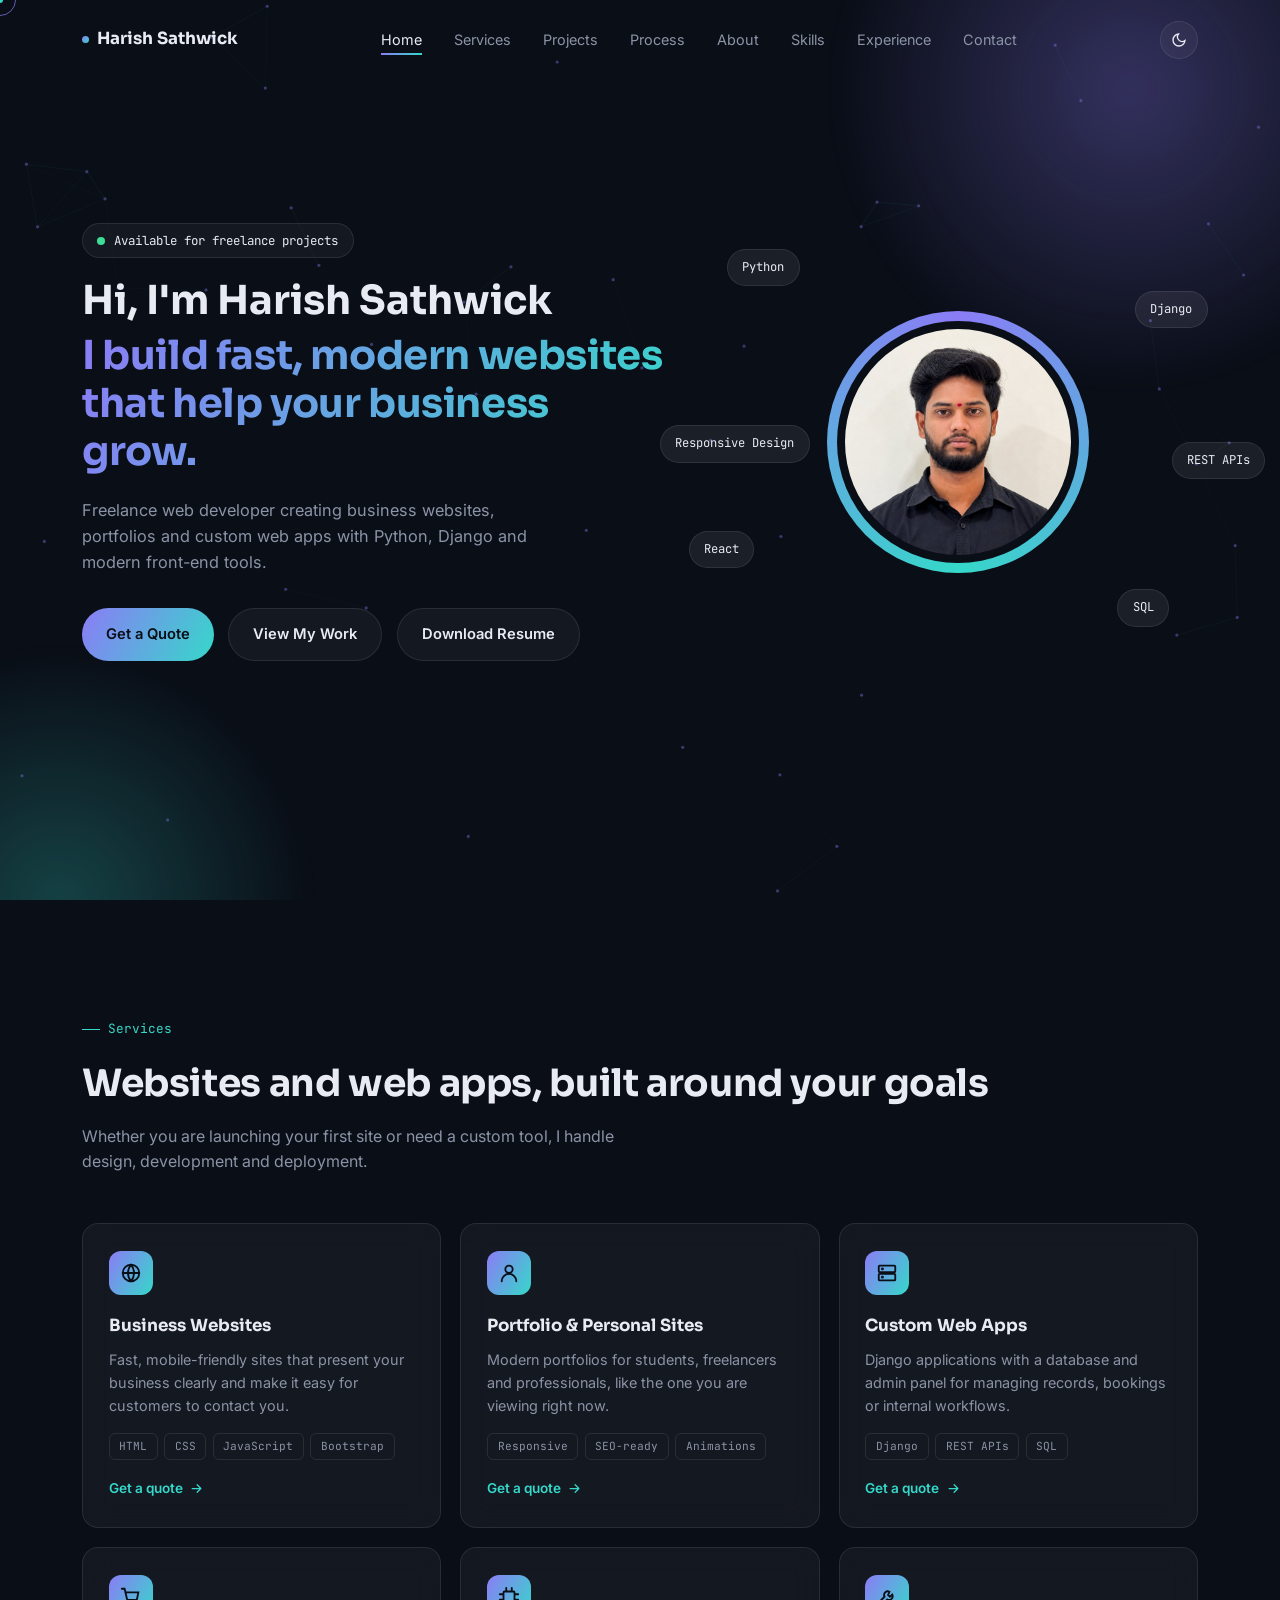
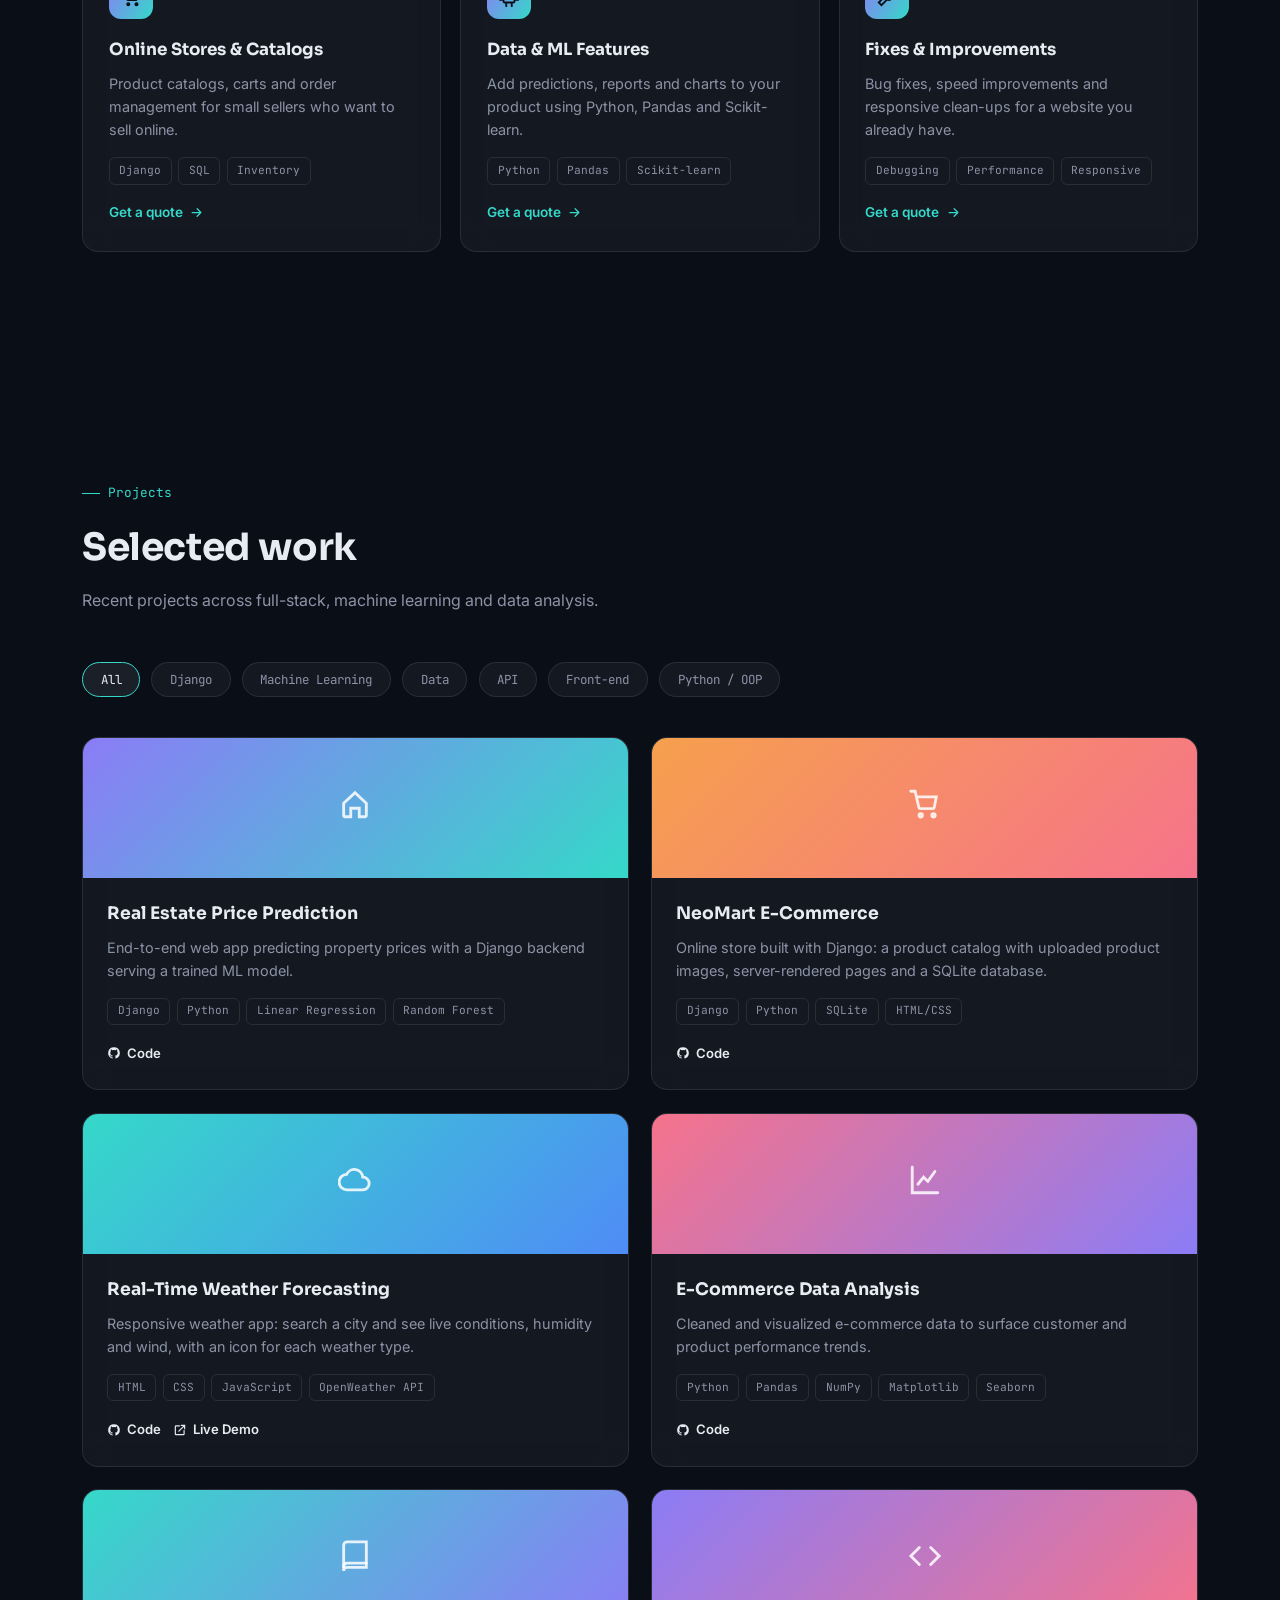
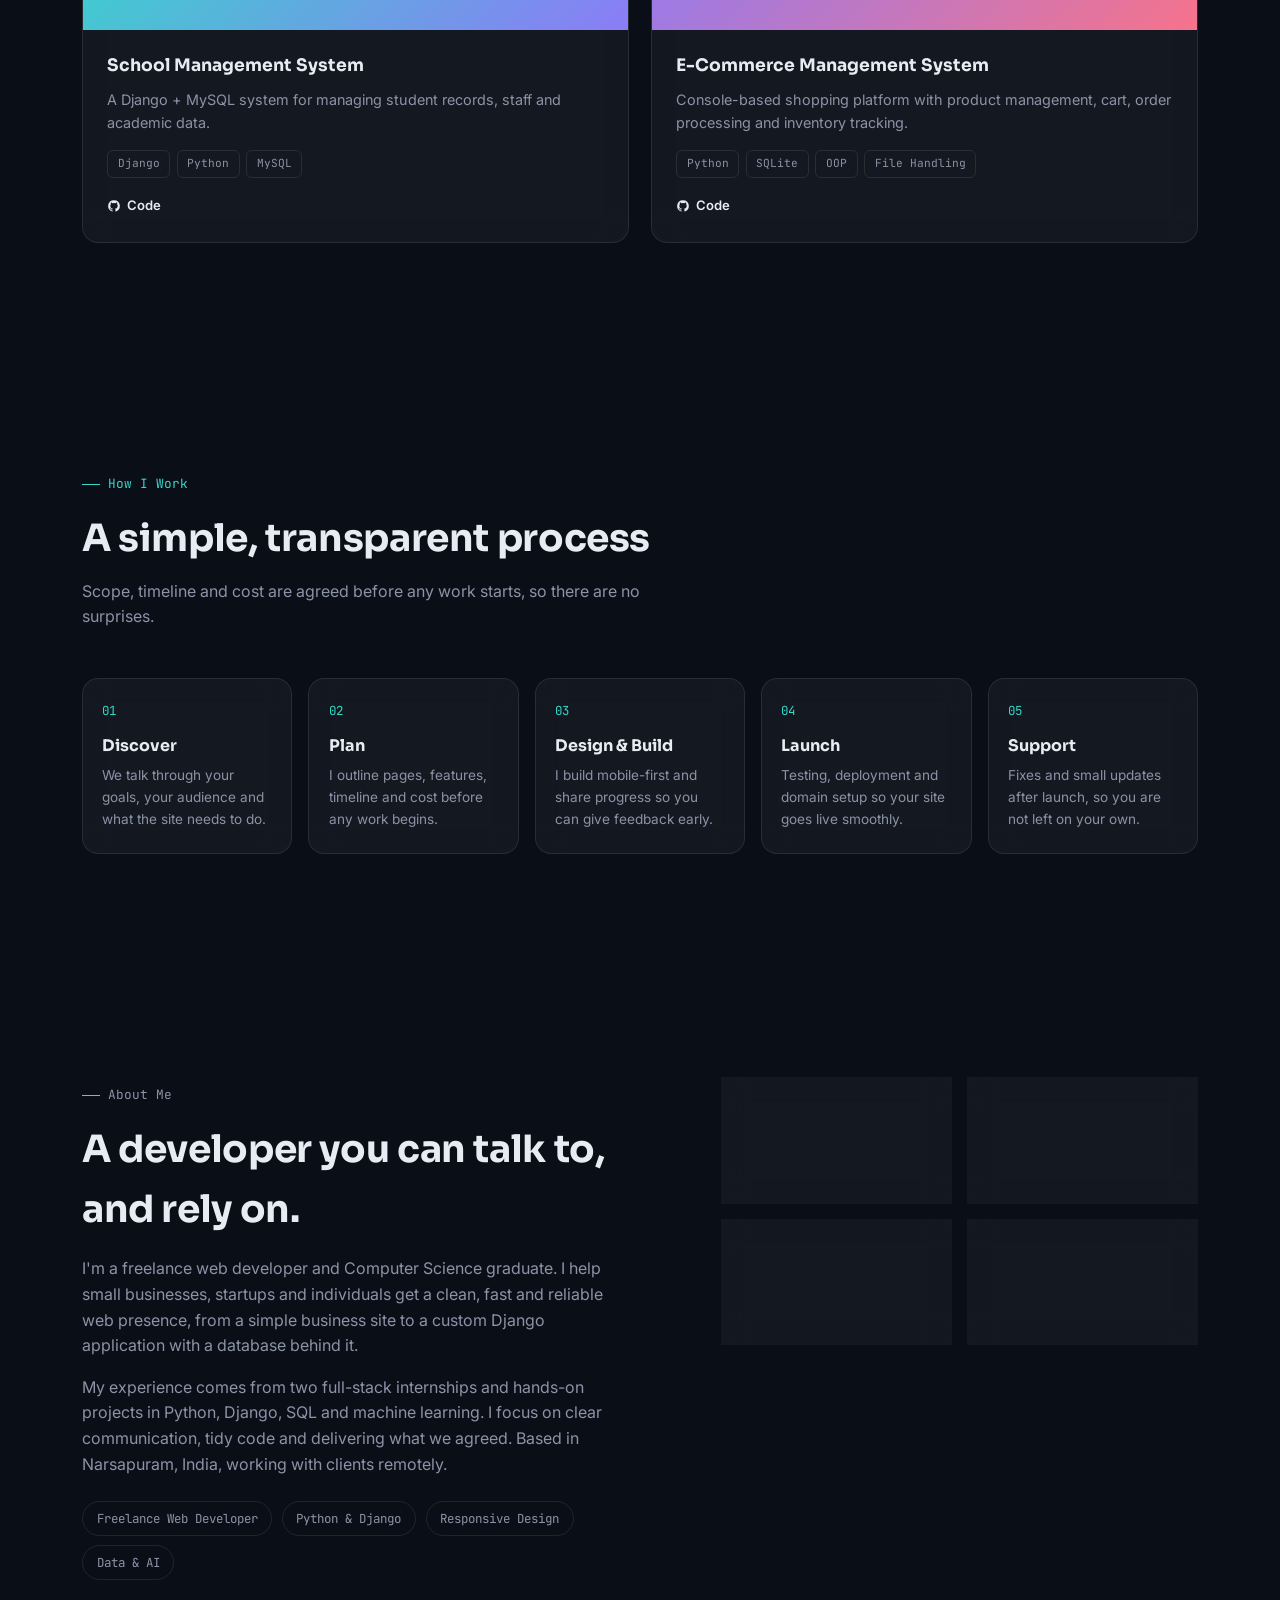
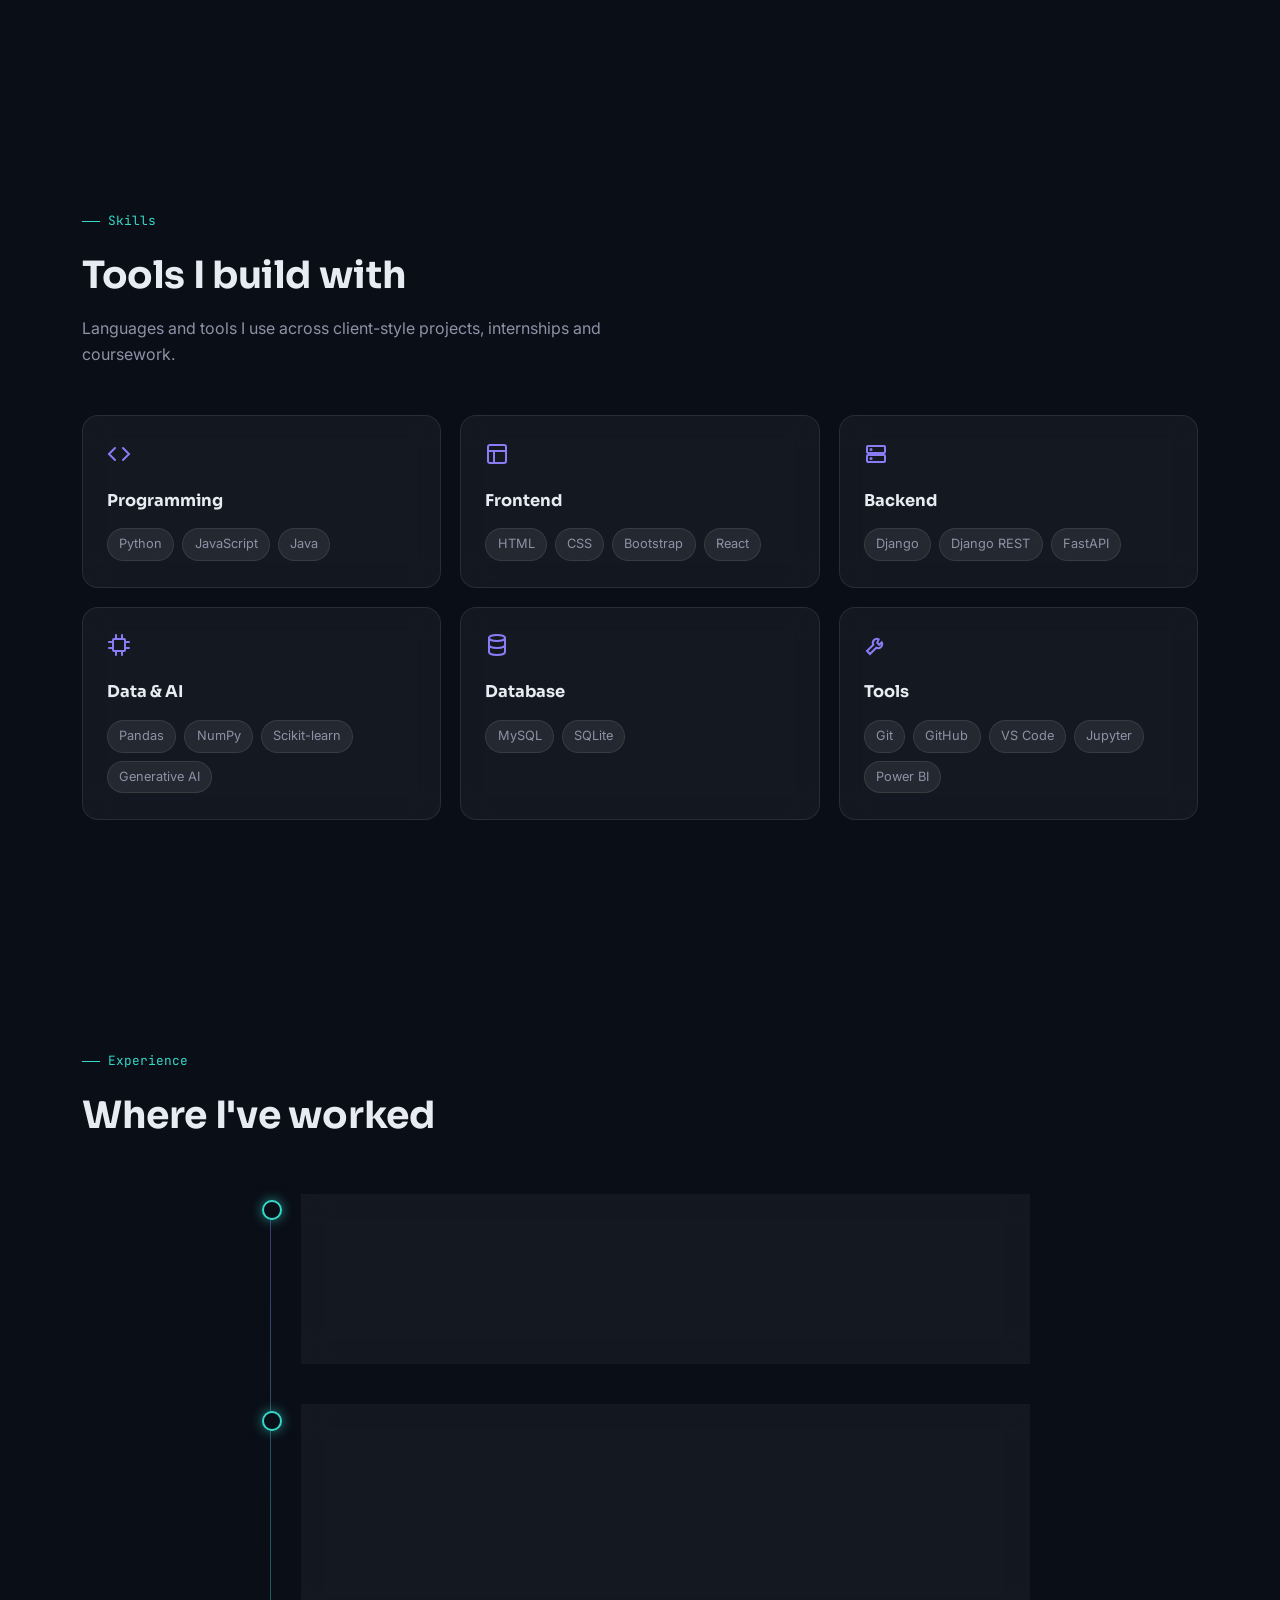
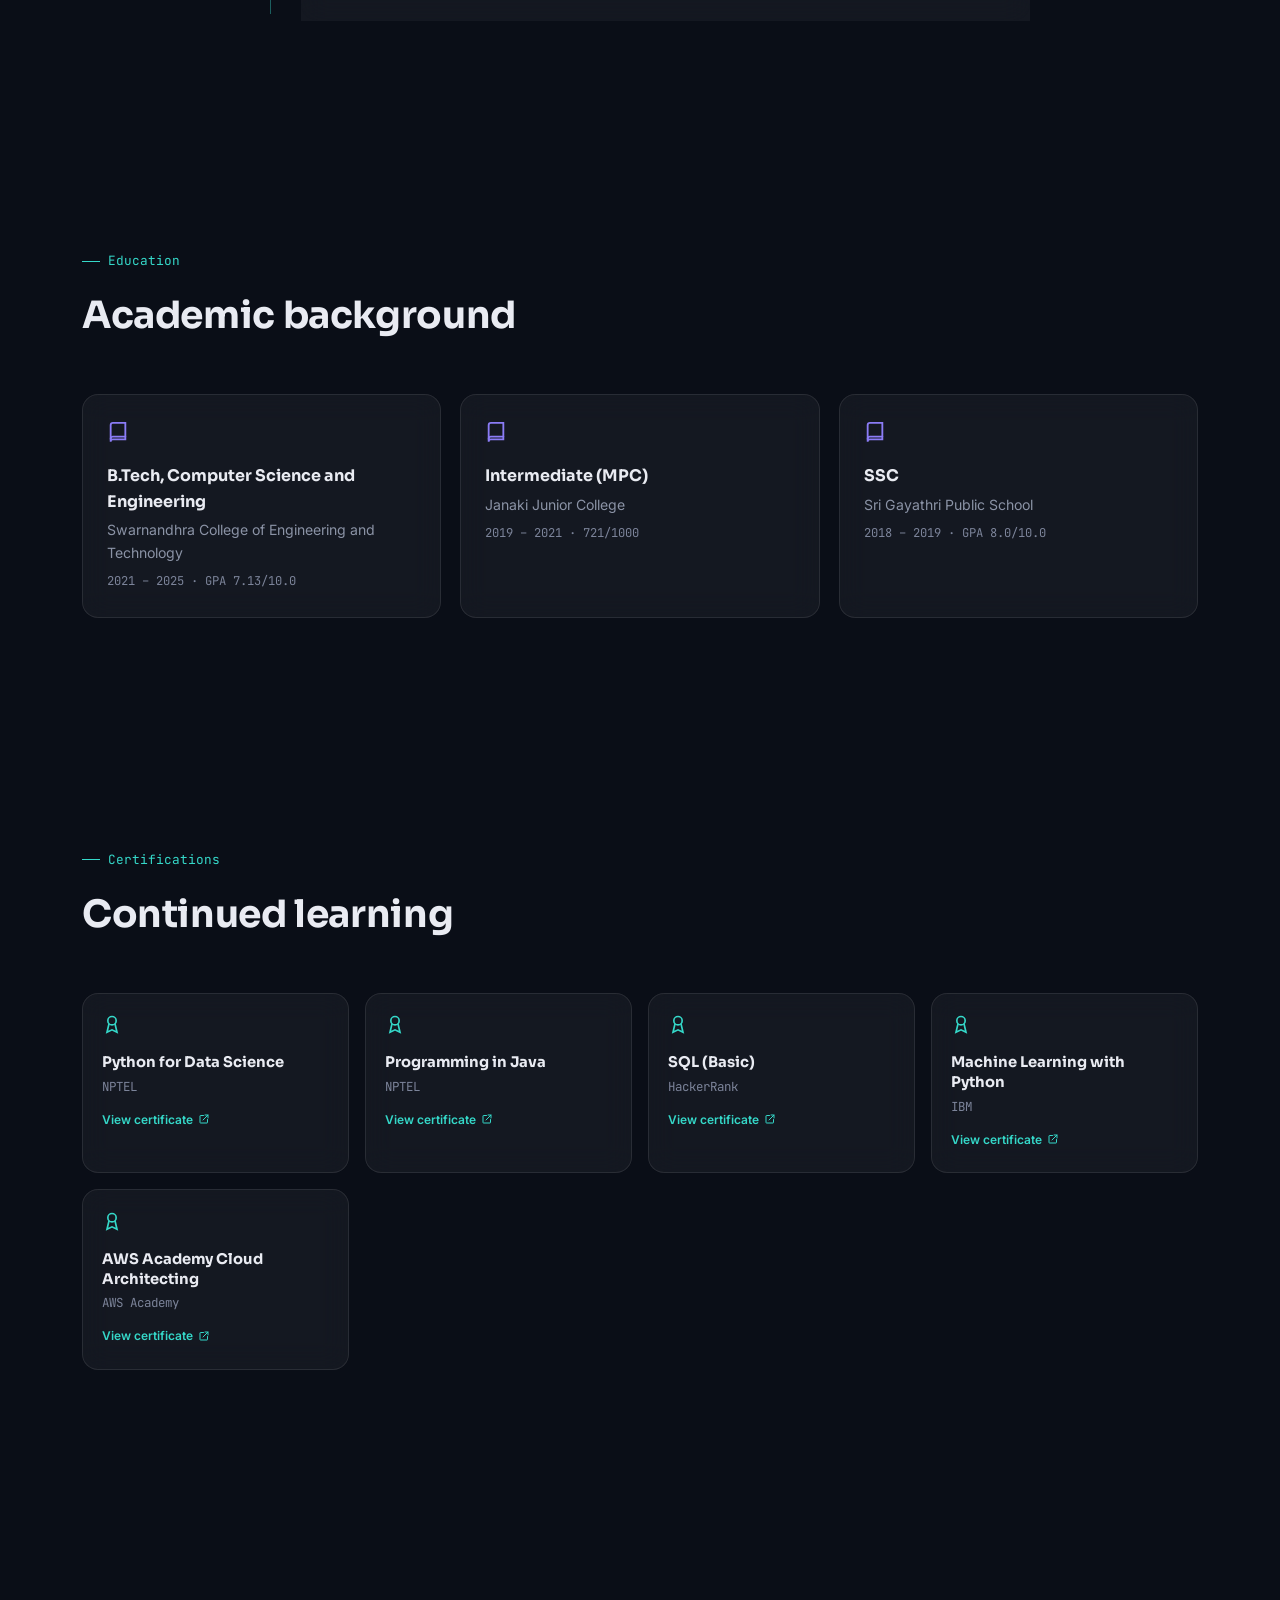
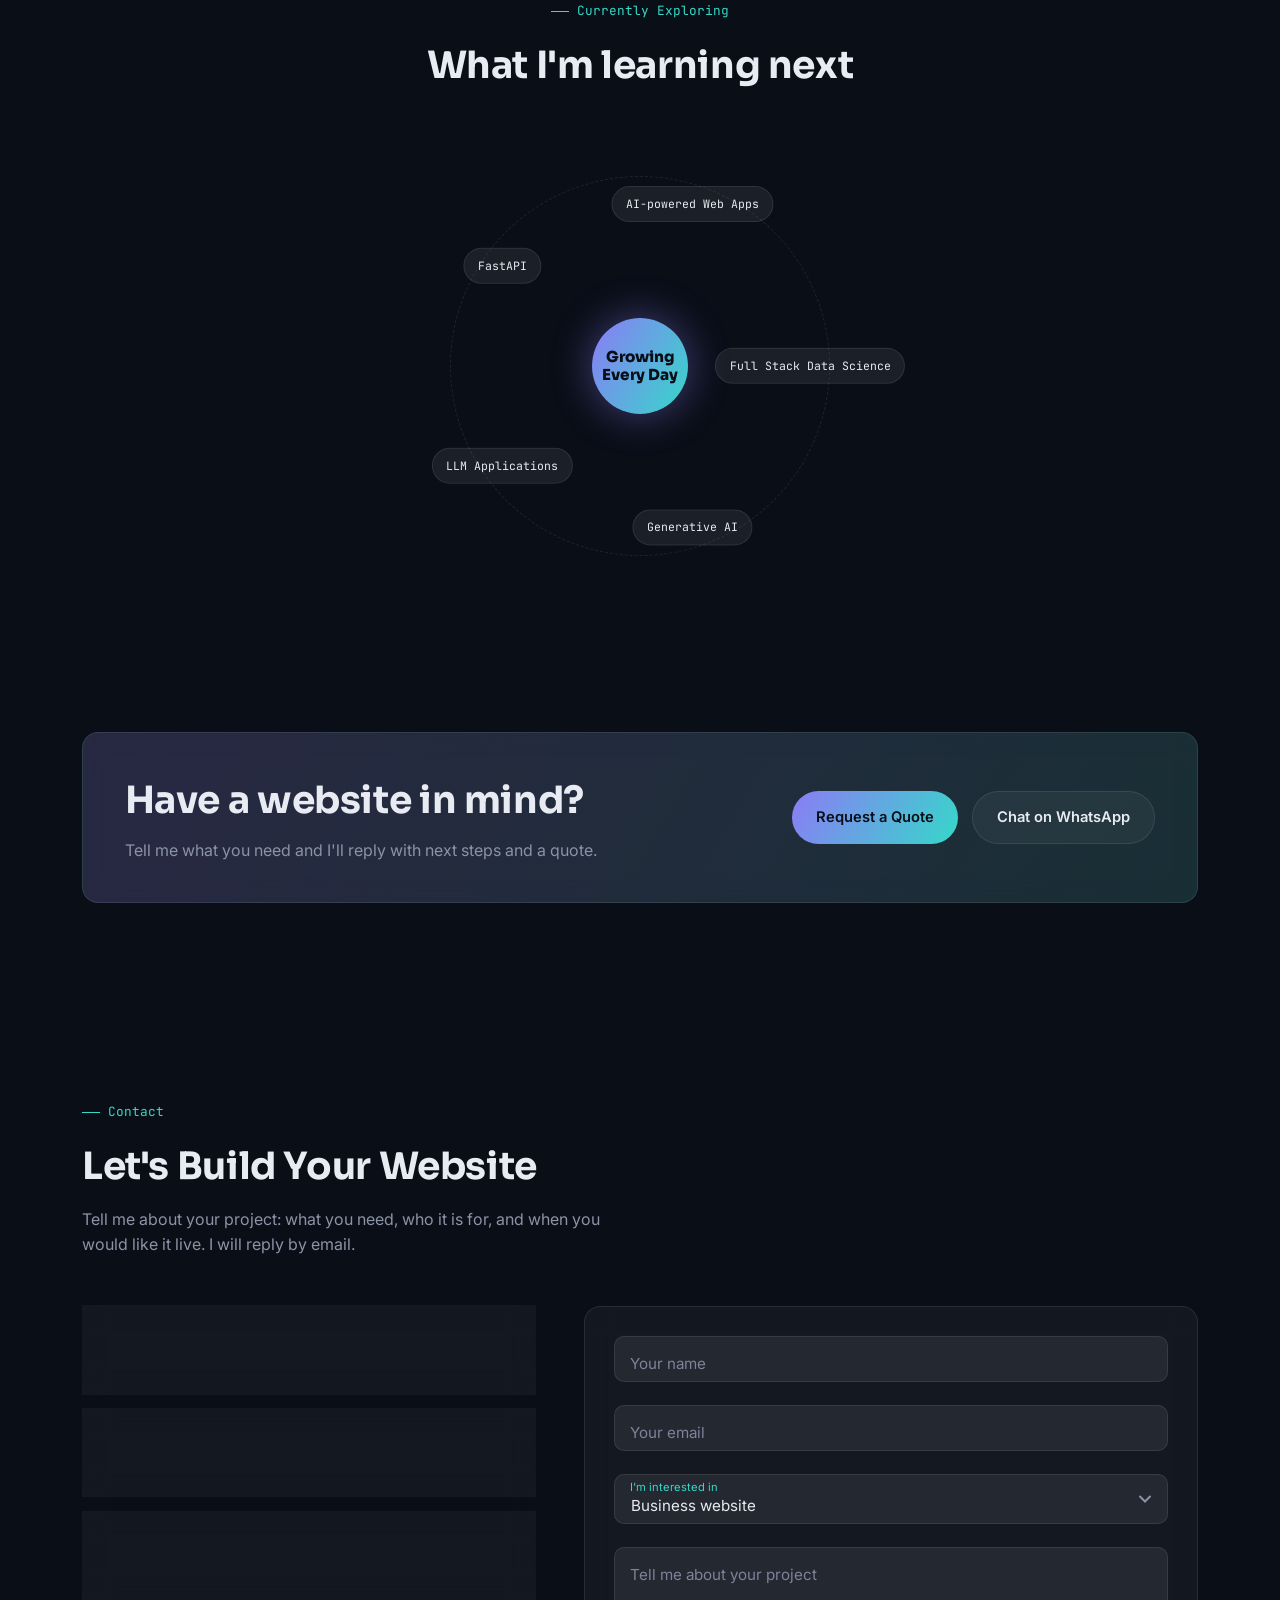
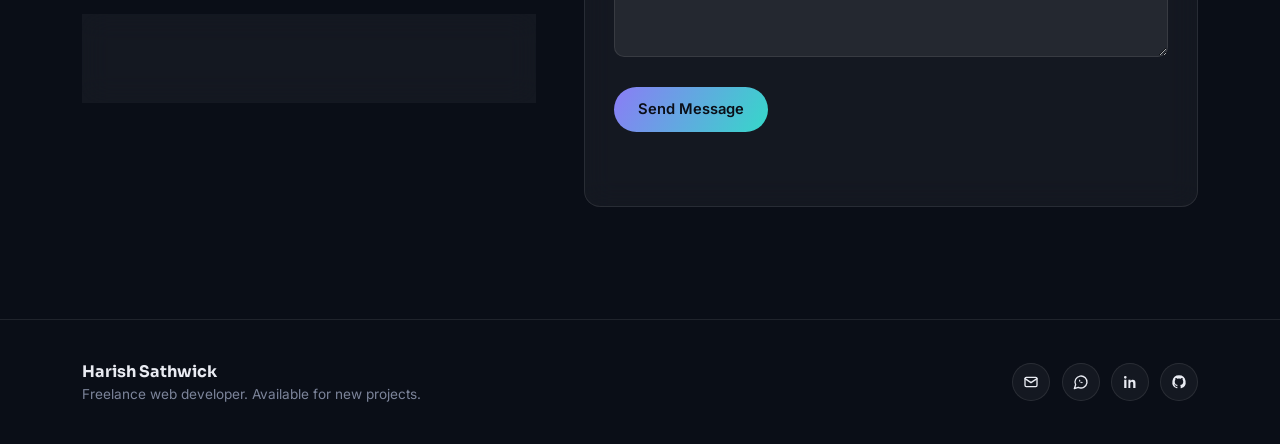
<file: index.html>
<!DOCTYPE html>
<html lang="en">
<head>
<meta charset="UTF-8">
<meta name="viewport" content="width=device-width, initial-scale=1.0">
<title>Harish Sathwick — Freelance Web Developer · Python & Django</title>
<meta name="description" content="Freelance web developer building fast, modern business websites, portfolios and custom Django web apps. Request a quote from Harish Sathwick.">
<meta name="theme-color" content="#0A0E17">
<meta name="author" content="Harish Sathwick">
<meta name="robots" content="index, follow">
<link rel="icon" href="data:image/svg+xml,%3Csvg xmlns='http://www.w3.org/2000/svg' viewBox='0 0 64 64'%3E%3Cdefs%3E%3ClinearGradient id='g' x1='0' y1='0' x2='1' y2='1'%3E%3Cstop offset='0' stop-color='%238B7CF6'/%3E%3Cstop offset='1' stop-color='%2335D8C9'/%3E%3C/linearGradient%3E%3C/defs%3E%3Crect width='64' height='64' rx='14' fill='%230A0E17'/%3E%3Ctext x='32' y='43' font-family='Arial' font-weight='800' font-size='30' text-anchor='middle' fill='url(%23g)'%3EHS%3C/text%3E%3C/svg%3E">
<meta property="og:image" content="assets/og-image.jpg">
<meta property="og:image:width" content="1200">
<meta property="og:image:height" content="630">
<meta name="twitter:card" content="summary_large_image">
<meta name="twitter:title" content="Harish Sathwick — Freelance Web Developer">
<meta name="twitter:description" content="Fast, modern websites and custom web apps for businesses and startups.">
<meta name="twitter:image" content="assets/og-image.jpg">
<script type="application/ld+json">
{"@context":"https://schema.org","@type":"Person","name":"Harish Sathwick","jobTitle":"Freelance Web Developer","email":"mailto:harishjakkamsetty76@gmail.com","telephone":"+919174417446","sameAs":["https://github.com/harishsathwick","https://www.linkedin.com/in/jekkamsetty-harish-sathwick-946276290/"],"alumniOf":"Swarnandhra College of Engineering and Technology","knowsAbout":["Web Development","Python","Django","Responsive Web Design","REST APIs","Machine Learning"]}
</script>
<noscript><style>.reveal,.stagger>*{opacity:1!important;transform:none!important}#loader{display:none}</style></noscript>
<meta property="og:title" content="Harish Sathwick — Freelance Web Developer">
<meta property="og:description" content="Fast, modern websites and custom web apps for businesses and startups. Python, Django and modern front-end.">
<meta property="og:type" content="website">
<link rel="preconnect" href="https://fonts.googleapis.com">
<link rel="preconnect" href="https://fonts.gstatic.com" crossorigin>
<link href="https://fonts.googleapis.com/css2?family=Sora:wght@500;600;700;800&family=Inter:wght@400;500;600&family=JetBrains+Mono:wght@400;500&display=swap" rel="stylesheet">
<style>
  :root {
    --bg: #0A0E17;
    --bg-alt: #0D1220;
    --surface: rgba(255,255,255,0.045);
    --surface-strong: rgba(255,255,255,0.07);
    --border: rgba(255,255,255,0.09);
    --text: #E9EBF2;
    --text-dim: #8B93A6;
    --text-faint: #7C849A;
    --violet: #8B7CF6;
    --cyan: #35D8C9;
    --grad: linear-gradient(120deg, var(--violet), var(--cyan));
    --font-head: 'Sora', 'Segoe UI', sans-serif;
    --font-body: 'Inter', 'Segoe UI', sans-serif;
    --font-mono: 'JetBrains Mono', 'Courier New', monospace;
    --r-sm: 10px;
    --r-md: 16px;
    --r-lg: 22px;
  }

  :root[data-theme="light"] {
    --bg: #F7F8FC;
    --bg-alt: #EEF0F8;
    --surface: #FFFFFF;
    --surface-strong: #F1F2F9;
    --border: rgba(30,35,70,0.14);
    --text: #0F1226;
    --text-dim: #3F4560;
    --text-faint: #5A6180;
    --violet: #5B47D6;
    --cyan: #0B766E;
    --on-grad: #FFFFFF;
    --shadow-card: 0 1px 2px rgba(20,24,60,0.06), 0 8px 24px rgba(20,24,60,0.06);
  }
  :root { --on-grad: #0A0E17; }
  :root[data-theme="light"] #navbar.scrolled { background: rgba(255,255,255,0.94); }
  :root[data-theme="light"] .field input, :root[data-theme="light"] .field textarea, :root[data-theme="light"] .field select { border-color: rgba(30,35,70,0.28); background: #fff; }
  :root[data-theme="light"] .invalid, :root[data-theme="light"] .field input.invalid { border-color: #C2294A; }
  :root[data-theme="light"] .glass,
  :root[data-theme="light"] .project-card,
  :root[data-theme="light"] .contact-form,
  :root[data-theme="light"] .process-step { box-shadow: var(--shadow-card); }
  :root[data-theme="light"] .nav-links a:hover,
  :root[data-theme="light"] .eyebrow { color: var(--cyan); }

  * { box-sizing: border-box; }
  html { scroll-behavior: smooth; overflow-x: clip; }
  ::selection { background: var(--violet); color: #fff; }

  body {
    margin: 0;
    background: var(--bg);
    color: var(--text);
    font-family: var(--font-body);
    line-height: 1.6;
    -webkit-font-smoothing: antialiased;
    overflow-x: hidden;
  }

  a { color: inherit; text-decoration: none; }
  img { max-width: 100%; display: block; }
  button { font-family: inherit; }

  .wrap { max-width: 1180px; margin: 0 auto; padding: 0 2rem; }

  section { padding: 7rem 0; position: relative; }
  @media (max-width: 700px) { section { padding: 4.5rem 0; } }

  .eyebrow {
    font-family: var(--font-mono);
    font-size: 0.8rem;
    color: var(--cyan);
    display: inline-flex;
    align-items: center;
    gap: 0.5rem;
    margin: 0 0 0.9rem;
  }
  .eyebrow::before {
    content: "";
    width: 18px; height: 1px;
    background: var(--cyan);
  }

  h1, h2, h3 { font-family: var(--font-head); font-weight: 700; margin: 0; color: var(--text); }

  h2.section-title {
    font-size: clamp(1.7rem, 3vw, 2.35rem);
    letter-spacing: -0.01em;
    margin-bottom: 0.6rem;
  }

  .section-sub {
    color: var(--text-dim);
    max-width: 56ch;
    margin: 0 0 3rem;
    font-size: 1rem;
  }

  .section-head { margin-bottom: 3rem; }

  /* ---------- glass card base ---------- */
  .glass {
    background: var(--surface);
    border: 1px solid var(--border);
    border-radius: var(--r-md);
    backdrop-filter: blur(14px);
    -webkit-backdrop-filter: blur(14px);
  }

  /* ---------- loading screen ---------- */
  #loader {
    position: fixed; inset: 0;
    background: var(--bg);
    display: flex; align-items: center; justify-content: center;
    z-index: 500;
    transition: opacity 0.5s ease, visibility 0.5s ease;
  }
  #loader.hide { opacity: 0; visibility: hidden; pointer-events: none; }
  .loader-initials {
    font-family: var(--font-head);
    font-size: 3.4rem;
    font-weight: 800;
    display: flex;
    gap: 0.2rem;
  }
  .loader-initials span {
    background: var(--grad);
    -webkit-background-clip: text;
    background-clip: text;
    color: transparent;
    opacity: 0;
    transform: translateY(14px);
    animation: loaderIn 0.6s ease forwards;
  }
  .loader-initials span:nth-child(2) { animation-delay: 0.12s; }
  @keyframes loaderIn { to { opacity: 1; transform: translateY(0); } }
  .loader-bar {
    position: absolute;
    bottom: 30%;
    width: 140px;
    height: 2px;
    background: var(--border);
    border-radius: 2px;
    overflow: hidden;
  }
  .loader-bar::after {
    content: "";
    position: absolute; inset: 0;
    background: var(--grad);
    animation: loaderProgress 1.1s ease forwards;
    transform-origin: left;
    transform: scaleX(0);
  }
  @keyframes loaderProgress { to { transform: scaleX(1); } }

  /* ---------- scroll progress + back to top ---------- */
  #scrollProgress {
    position: fixed; top: 0; left: 0; height: 2.5px; width: 0%;
    background: var(--grad); z-index: 300; transition: width 0.08s linear;
  }

  #toTop {
    position: fixed; bottom: 1.8rem; right: 1.8rem;
    width: 44px; height: 44px; border-radius: 50%;
    display: flex; align-items: center; justify-content: center;
    background: var(--surface-strong); border: 1px solid var(--border);
    color: var(--text); cursor: pointer; z-index: 90;
    opacity: 0; pointer-events: none; transform: translateY(10px);
    transition: opacity 0.2s ease, transform 0.2s ease, border-color 0.2s ease;
  }
  #toTop.visible { opacity: 1; pointer-events: auto; transform: translateY(0); }
  #toTop:hover { border-color: var(--cyan); color: var(--cyan); }

  /* ---------- custom cursor ---------- */
  .cursor-dot, .cursor-ring {
    position: fixed; top: 0; left: 0; pointer-events: none; z-index: 400;
    border-radius: 50%;
    transform: translate(-50%, -50%);
  }
  .cursor-dot { width: 6px; height: 6px; background: var(--cyan); }
  .cursor-ring {
    width: 32px; height: 32px; border: 1px solid var(--violet);
    transition: width 0.2s ease, height 0.2s ease, opacity 0.2s ease, border-color .2s ease;
    opacity: 0.7;
  }
  .cursor-ring.hover { width: 52px; height: 52px; border-color: var(--cyan); opacity: 1; }
  body.has-custom-cursor, body.has-custom-cursor a, body.has-custom-cursor button { cursor: none; }

  @media (max-width: 900px), (pointer: coarse) {
    .cursor-dot, .cursor-ring { display: none !important; }
  }

  /* ---------- navbar ---------- */
  #navbar {
    position: fixed; top: 0; left: 0; right: 0; z-index: 200;
    padding: 1.3rem 0;
    transition: padding 0.25s ease, background 0.25s ease, border-color 0.25s ease, backdrop-filter 0.25s ease;
    border-bottom: 1px solid transparent;
  }
  #navbar.scrolled {
    padding: 0.85rem 0;
    background: color-mix(in srgb, var(--bg) 78%, transparent);
    backdrop-filter: blur(16px);
    -webkit-backdrop-filter: blur(16px);
    border-bottom-color: var(--border);
  }
  .nav-inner { display: flex; align-items: center; justify-content: space-between; }
  .nav-logo {
    font-family: var(--font-head); font-weight: 700; font-size: 1.05rem;
    display: flex; align-items: center; gap: 0.5rem;
  }
  .nav-logo .dot { width: 7px; height: 7px; border-radius: 50%; background: var(--grad); }
  .nav-links { display: flex; gap: 2rem; list-style: none; margin: 0; padding: 0; }
  .nav-links a {
    font-size: 0.9rem; color: var(--text-dim); position: relative; padding: 0.3rem 0;
    transition: color 0.15s ease;
  }
  .nav-links a::after {
    content: ""; position: absolute; left: 0; right: 100%; bottom: -2px; height: 2px;
    background: var(--grad); transition: right 0.25s ease;
  }
  .nav-links a:hover { color: var(--text); }
  .nav-links a.active { color: var(--text); }
  .nav-links a.active::after { right: 0; }

  .nav-actions { display: flex; align-items: center; gap: 0.9rem; }

  .icon-btn {
    width: 38px; height: 38px; border-radius: 50%;
    display: flex; align-items: center; justify-content: center;
    background: var(--surface); border: 1px solid var(--border);
    color: var(--text); cursor: pointer; transition: border-color 0.15s ease, color 0.15s ease;
  }
  .icon-btn:hover { border-color: var(--cyan); color: var(--cyan); }
  .icon-btn svg { width: 16px; height: 16px; }

  .hamburger { display: none; }

  #mobileMenu {
    position: fixed; inset: 0; z-index: 199;
    background: color-mix(in srgb, var(--bg) 96%, transparent);
    backdrop-filter: blur(10px);
    display: flex; flex-direction: column; align-items: center; justify-content: center;
    gap: 1.8rem;
    opacity: 0; pointer-events: none; transition: opacity 0.25s ease;
  }
  #mobileMenu.open { opacity: 1; pointer-events: auto; }
  #mobileMenu a { font-family: var(--font-head); font-size: 1.5rem; font-weight: 600; color: var(--text); }

  @media (max-width: 900px) {
    .nav-links { display: none; }
    .hamburger { display: flex; }
  }

  /* ---------- buttons ---------- */
  .btn {
    display: inline-flex; align-items: center; gap: 0.5rem;
    font-family: var(--font-body); font-weight: 600; font-size: 0.92rem;
    padding: 0.85rem 1.5rem; border-radius: 999px; border: 1px solid var(--border);
    color: var(--text); cursor: pointer; position: relative; overflow: hidden;
    transition: transform 0.15s ease, border-color 0.2s ease;
  }
  .btn.primary {
    background: var(--grad); border: none; color: var(--on-grad);
  }
  .btn.ghost { background: var(--surface); }
  .btn:hover { border-color: var(--cyan); }
  .btn.primary:hover { border-color: transparent; filter: brightness(1.08); }
  .btn-row { display: flex; gap: 0.9rem; flex-wrap: wrap; }

  /* ---------- reveal ---------- */
  .reveal { opacity: 0; transform: translateY(18px); transition: opacity 0.6s ease, transform 0.6s ease; }
  .reveal.in { opacity: 1; transform: translateY(0); }
  .stagger.in > * { transition-delay: calc(var(--i, 0) * 70ms); }

  /* ================= HERO ================= */
  #hero {
    min-height: 100vh;
    display: flex; align-items: center;
    padding-top: 6rem;
    position: relative;
    overflow: hidden;
  }
  #particleCanvas {
    position: absolute; inset: 0; z-index: 0; opacity: 0.55;
  }
  .hero-blob {
    position: absolute; width: 620px; height: 620px; border-radius: 50%;
    background: radial-gradient(circle, color-mix(in srgb, var(--violet) 32%, transparent), transparent 68%);
    top: -220px; right: -160px; z-index: 0; filter: blur(10px);
    pointer-events: none;
  }
  .hero-blob.two {
    background: radial-gradient(circle, color-mix(in srgb, var(--cyan) 26%, transparent), transparent 68%);
    top: auto; bottom: -260px; left: -200px; right: auto; width: 520px; height: 520px;
  }

  .hero-grid {
    position: relative; z-index: 1;
    display: grid; grid-template-columns: 1.1fr 0.9fr; gap: 3rem; align-items: center;
    width: 100%;
  }

  .hero-greet {
    font-size: clamp(1.9rem, 3.4vw, 2.5rem);
    line-height: 1.2;
    margin: 0 0 0.4rem;
  }
  .hero-role {
    font-family: var(--font-head); font-weight: 700; letter-spacing: -0.01em;
    font-size: clamp(1.9rem, 3.4vw, 2.5rem);
    line-height: 1.2;
    margin: 0 0 1.3rem;
    background: var(--grad);
    -webkit-background-clip: text; background-clip: text; color: transparent;
  }
  .hero-desc { color: var(--text-dim); max-width: 46ch; margin: 0 0 2.1rem; font-size: 1.02rem; }

  .hero-visual { position: relative; display: flex; align-items: center; justify-content: center; height: 420px; }
  .avatar-ring {
    width: 250px; height: 250px; border-radius: 50%;
    position: relative;
    display: flex; align-items: center; justify-content: center;
  }
  .avatar-ring::before {
    content: ""; position: absolute; inset: -6px; border-radius: 50%;
    background: conic-gradient(from 0deg, var(--violet), var(--cyan), var(--violet));
    animation: spin 8s linear infinite;
  }
  .avatar-ring::after {
    content: ""; position: absolute; inset: 4px; border-radius: 50%;
    background: var(--bg);
  }
  .avatar-ring img {
    position: relative; z-index: 1;
    width: calc(100% - 24px); height: calc(100% - 24px);
    border-radius: 50%; object-fit: cover; object-position: top center;
  }
  @keyframes spin { to { transform: rotate(360deg); } }

  .tech-badge {
    position: absolute;
    font-family: var(--font-mono); font-size: 0.76rem;
    padding: 0.5rem 0.9rem; border-radius: 999px;
    background: var(--surface-strong); border: 1px solid var(--border);
    color: var(--text);
    animation: float 5s ease-in-out infinite;
    white-space: nowrap;
  }
  .tech-badge:nth-child(2) { top: 4%; left: 2%; animation-delay: 0s; }
  .tech-badge:nth-child(3) { top: 14%; right: -2%; animation-delay: 0.8s; }
  .tech-badge:nth-child(4) { bottom: 20%; left: -6%; animation-delay: 1.6s; }
  .tech-badge:nth-child(5) { bottom: 6%; right: 6%; animation-delay: 2.2s; }
  .tech-badge:nth-child(6) { top: 46%; left: -12%; animation-delay: 3s; }
  .tech-badge:nth-child(7) { top: 50%; right: -14%; animation-delay: 1.2s; }
  @keyframes float { 0%,100% { transform: translateY(0); } 50% { transform: translateY(-10px); } }

  @media (max-width: 900px) {
    .hero-grid { grid-template-columns: 1fr; }
    .hero-visual { height: 340px; order: -1; }
    .tech-badge { font-size: 0.68rem; padding: 0.4rem 0.7rem; }
    .tech-badge:nth-child(6), .tech-badge:nth-child(7) { display: none; }
  }

  /* ================= ABOUT ================= */
  .about-grid { display: grid; grid-template-columns: 1.1fr 0.9fr; gap: 3.5rem; align-items: start; }
  .about-text p { color: var(--text-dim); max-width: 54ch; }
  .about-tags { display: flex; flex-wrap: wrap; gap: 0.6rem; margin-top: 1.5rem; }
  .about-tags span {
    font-family: var(--font-mono); font-size: 0.78rem; padding: 0.4rem 0.85rem;
    border-radius: 999px; border: 1px solid var(--border); color: var(--text-dim);
  }

  .stat-grid { display: grid; grid-template-columns: repeat(2, 1fr); gap: 1rem; }
  .stat-card {
    padding: 1.4rem 1.3rem; text-align: left;
  }
  .stat-num {
    font-family: var(--font-head); font-size: 2.1rem; font-weight: 800;
    background: var(--grad); -webkit-background-clip: text; background-clip: text; color: transparent;
  }
  .stat-label { color: var(--text-dim); font-size: 0.85rem; margin-top: 0.2rem; }

  .badge-cards { display: grid; grid-template-columns: repeat(4, 1fr); gap: 1rem; margin-top: 2.5rem; }
  .badge-card {
    padding: 1.3rem 1rem; text-align: center; transition: transform 0.2s ease, border-color 0.2s ease;
  }
  .badge-card:hover { transform: translateY(-4px); border-color: var(--cyan); }
  .badge-card .ic { color: var(--cyan); margin-bottom: 0.6rem; }
  .badge-card .ic svg { width: 22px; height: 22px; margin: 0 auto; }
  .badge-card .lbl { font-size: 0.85rem; font-weight: 600; }

  @media (max-width: 900px) {
    .about-grid { grid-template-columns: 1fr; }
    .badge-cards { grid-template-columns: repeat(2, 1fr); }
  }

  /* ================= SKILLS ================= */
  .skills-grid { display: grid; grid-template-columns: repeat(3, 1fr); gap: 1.2rem; }
  .skill-card { padding: 1.6rem 1.5rem; transition: transform 0.2s ease, border-color 0.2s ease; }
  .skill-card:hover { transform: translateY(-4px); border-color: var(--violet); }
  .skill-card .ic { color: var(--violet); margin-bottom: 0.9rem; }
  .skill-card .ic svg { width: 24px; height: 24px; }
  .skill-card h3 { font-size: 1.02rem; margin-bottom: 0.9rem; }
  .skill-pills { display: flex; flex-wrap: wrap; gap: 0.5rem; }
  .skill-pills span {
    font-size: 0.8rem; padding: 0.32rem 0.7rem; border-radius: 999px;
    background: var(--surface-strong); border: 1px solid var(--border); color: var(--text-dim);
  }
  @media (max-width: 900px) { .skills-grid { grid-template-columns: repeat(2, 1fr); } }
  @media (max-width: 600px) { .skills-grid { grid-template-columns: 1fr; } }

  /* ================= PROJECTS ================= */
  .filter-row { display: flex; gap: 0.7rem; flex-wrap: wrap; margin-bottom: 2.5rem; }
  .filter-btn {
    font-family: var(--font-mono); font-size: 0.78rem; padding: 0.5rem 1.1rem;
    border-radius: 999px; border: 1px solid var(--border); background: var(--surface);
    color: var(--text-dim); cursor: pointer; transition: all 0.15s ease;
  }
  .filter-btn.active, .filter-btn:hover { color: var(--text); border-color: var(--cyan); }
  .filter-btn.active { background: var(--surface-strong); }

  .project-grid { display: grid; grid-template-columns: repeat(2, 1fr); gap: 1.4rem; }
  .project-card {
    padding: 0; overflow: hidden;
    transition: transform 0.25s ease, border-color 0.25s ease, opacity 0.25s ease;
  }
  .project-card:hover { transform: translateY(-5px); border-color: var(--violet); }
  .project-card.hidden-item { display: none; }
  .project-visual {
    height: 140px; position: relative; overflow: hidden;
    display: flex; align-items: center; justify-content: center;
  }
  .project-visual .ic svg { width: 34px; height: 34px; color: rgba(255,255,255,0.85); position: relative; z-index: 1; }
  .project-visual::before {
    content: ""; position: absolute; inset: 0; opacity: 0.9;
  }
  .project-body { padding: 1.4rem 1.5rem 1.6rem; }
  .project-body h3 { font-size: 1.08rem; margin-bottom: 0.5rem; }
  .project-body p { color: var(--text-dim); font-size: 0.9rem; margin: 0 0 1rem; }
  .project-tags { display: flex; flex-wrap: wrap; gap: 0.4rem; margin-bottom: 1.1rem; }
  .project-tags span {
    font-family: var(--font-mono); font-size: 0.7rem; padding: 0.24rem 0.6rem;
    border-radius: 6px; border: 1px solid var(--border); color: var(--text-dim);
  }
  .project-links { display: flex; gap: 0.8rem; }
  .project-links a {
    display: inline-flex; align-items: center; gap: 0.35rem;
    font-size: 0.82rem; font-weight: 600; color: var(--text);
  }
  .project-links a svg { width: 14px; height: 14px; }
  .project-links a:hover { color: var(--cyan); }

  @media (max-width: 900px) { .project-grid { grid-template-columns: 1fr; } }

  /* ================= EXPERIENCE ================= */
  .exp-timeline { position: relative; max-width: 780px; margin: 0 auto; }
  .exp-timeline::before {
    content: ""; position: absolute; left: 20px; top: 6px; bottom: 6px; width: 1px;
    background: linear-gradient(var(--violet), var(--cyan));
    opacity: 0.4;
  }
  .exp-item { position: relative; padding-left: 3.2rem; margin-bottom: 2.6rem; }
  .exp-item:last-child { margin-bottom: 0; }
  .exp-item::before {
    content: ""; position: absolute; left: 12px; top: 6px; width: 16px; height: 16px;
    border-radius: 50%; background: var(--bg); border: 2px solid var(--cyan);
    box-shadow: 0 0 12px color-mix(in srgb, var(--cyan) 60%, transparent);
  }
  .exp-card { padding: 1.4rem 1.6rem; }
  .exp-head { display: flex; justify-content: space-between; flex-wrap: wrap; gap: 0.4rem 1rem; margin-bottom: 0.5rem; }
  .exp-role { font-family: var(--font-head); font-weight: 600; font-size: 1.05rem; }
  .exp-org { color: var(--cyan); font-weight: 500; }
  .exp-date { font-family: var(--font-mono); font-size: 0.76rem; color: var(--text-faint); white-space: nowrap; }
  .exp-card ul { margin: 0.6rem 0 0; padding-left: 1.1rem; color: var(--text-dim); font-size: 0.9rem; }
  .exp-card li { margin-bottom: 0.35rem; }

  /* ================= EDUCATION ================= */
  .edu-grid { display: grid; grid-template-columns: repeat(3, 1fr); gap: 1.2rem; }
  .edu-card { padding: 1.6rem 1.5rem; }
  .edu-card .ic { color: var(--violet); margin-bottom: 0.8rem; }
  .edu-card .ic svg { width: 22px; height: 22px; }
  .edu-card h3 { font-size: 1rem; margin-bottom: 0.3rem; }
  .edu-school { color: var(--text-dim); font-size: 0.88rem; margin-bottom: 0.5rem; }
  .edu-meta { font-family: var(--font-mono); font-size: 0.76rem; color: var(--text-faint); }
  @media (max-width: 900px) { .edu-grid { grid-template-columns: 1fr; } }

  /* ================= CERTIFICATIONS ================= */
  .cert-grid { display: grid; grid-template-columns: repeat(4, 1fr); gap: 1rem; }
  .cert-card { padding: 1.3rem 1.2rem; transition: transform 0.2s ease, border-color 0.2s ease; }
  .cert-card:hover { transform: translateY(-4px); border-color: var(--cyan); }
  .cert-card .ic { color: var(--cyan); margin-bottom: 0.7rem; }
  .cert-card .ic svg { width: 20px; height: 20px; }
  .cert-card h3 { font-size: 0.92rem; margin-bottom: 0.25rem; line-height: 1.35; }
  a.cert-card { display: block; color: inherit; }
  .cert-view { display: inline-flex; align-items: center; gap: 0.3rem; margin-top: 0.8rem; font-size: 0.75rem; font-weight: 600; color: var(--cyan); }
  .cert-view svg { width: 12px; height: 12px; }
  .cert-card .issuer { font-size: 0.78rem; color: var(--text-faint); font-family: var(--font-mono); }
  @media (max-width: 900px) { .cert-grid { grid-template-columns: repeat(2, 1fr); } }
  @media (max-width: 600px) { .cert-grid { grid-template-columns: 1fr; } }

  /* ================= LEARNING ORBIT ================= */
  .orbit-wrap { display: flex; justify-content: center; padding: 2rem 0; }
  .orbit { position: relative; width: 380px; height: 380px; }
  .orbit-center {
    position: absolute; top: 50%; left: 50%; transform: translate(-50%, -50%);
    width: 96px; height: 96px; border-radius: 50%;
    background: var(--grad); display: flex; align-items: center; justify-content: center;
    font-family: var(--font-head); font-weight: 800; font-size: 0.95rem; color: var(--on-grad);
    box-shadow: 0 0 40px color-mix(in srgb, var(--violet) 45%, transparent);
    z-index: 2; text-align: center; line-height: 1.2;
  }
  .orbit-ring {
    position: absolute; inset: 0; border-radius: 50%; border: 1px dashed var(--border);
    animation: spin 40s linear infinite;
  }
  .orbit-node {
    position: absolute; top: 50%; left: 50%;
    width: 0; height: 0;
    transform: rotate(var(--angle)) translate(170px);
  }
  .orbit-node span {
    display: block;
    transform: translate(-50%, -50%) rotate(calc(-1 * var(--angle)));
    animation: counterspin 40s linear infinite;
    font-family: var(--font-mono); font-size: 0.72rem; white-space: nowrap;
    padding: 0.5rem 0.85rem; border-radius: 999px; width: max-content;
    background: var(--surface-strong); border: 1px solid var(--border); color: var(--text);
  }
  @keyframes counterspin { from { transform: translate(-50%, -50%) rotate(calc(-1 * var(--angle))); } to { transform: translate(-50%, -50%) rotate(calc(-1 * var(--angle) - 360deg)); } }
  @media (max-width: 600px) {
    .orbit { width: 300px; height: 300px; }
    .orbit-node { transform: rotate(var(--angle)) translate(104px); }
    .orbit-node span { font-size: 0.64rem; padding: 0.4rem 0.65rem; }
    .orbit-center { width: 78px; height: 78px; font-size: 0.78rem; }
  }

  /* ================= CONTACT ================= */
  .contact-grid { display: grid; grid-template-columns: 0.85fr 1.15fr; gap: 3rem; align-items: start; }
  .contact-links { display: flex; flex-direction: column; gap: 0.9rem; }
  .contact-link-card {
    display: flex; align-items: center; gap: 0.9rem; padding: 1.1rem 1.2rem;
    transition: border-color 0.2s ease, transform 0.2s ease;
  }
  .contact-link-card:hover { border-color: var(--cyan); transform: translateX(4px); }
  .contact-link-card .ic { color: var(--cyan); flex: none; }
  .contact-link-card .ic svg { width: 18px; height: 18px; }
  .contact-link-card .lbl { font-size: 0.78rem; color: var(--text-faint); }
  .contact-link-card .val { font-size: 0.92rem; font-weight: 500; }

  .contact-form { padding: 1.8rem; }
  .field { position: relative; margin-bottom: 1.4rem; }
  .field input, .field textarea {
    width: 100%; background: var(--surface-strong); border: 1px solid var(--border);
    border-radius: var(--r-sm); padding: 1rem 1rem 0.6rem; color: var(--text);
    font-family: var(--font-body); font-size: 0.95rem; resize: vertical;
    transition: border-color 0.2s ease;
  }
  .field textarea { min-height: 110px; }
  .field input:focus, .field textarea:focus { outline: none; border-color: var(--cyan); }
  .field label {
    position: absolute; left: 1rem; top: 1rem; color: var(--text-faint); font-size: 0.95rem;
    pointer-events: none; transition: all 0.15s ease;
  }
  .field input:focus + label, .field input:not(:placeholder-shown) + label,
  .field textarea:focus + label, .field textarea:not(:placeholder-shown) + label {
    top: 0.35rem; font-size: 0.7rem; color: var(--cyan);
  }
  #contactStatus { font-size: 0.85rem; color: var(--text-dim); margin-top: 0.9rem; min-height: 1.3em; }
  #contactStatus.ok { color: var(--cyan); }
  #contactStatus.err { color: #F6738B; }
  #contactStatus a { text-decoration: underline; }
  .hp-field { position: absolute !important; left: -9999px; width: 1px; height: 1px; opacity: 0; pointer-events: none; }
  .field input.invalid, .field textarea.invalid { border-color: #F6738B; }
  #cf-submit[disabled] { opacity: 0.7; cursor: progress; }
  #cf-submit .spin { width: 14px; height: 14px; border-radius: 50%; border: 2px solid rgba(128,128,128,0.35); border-top-color: var(--on-grad); animation: spin 0.7s linear infinite; }

  @media (max-width: 900px) { .contact-grid { grid-template-columns: 1fr; } }

  /* ================= FOOTER ================= */
  footer { border-top: 1px solid var(--border); padding: 2.4rem 0; }
  .footer-inner { display: flex; justify-content: space-between; align-items: center; flex-wrap: wrap; gap: 1rem; }
  .footer-inner .name { font-family: var(--font-head); font-weight: 700; }
  .footer-inner .tag { color: var(--text-faint); font-size: 0.85rem; }
  .footer-social { display: flex; gap: 0.7rem; }

  /* ================= FREELANCE ADDITIONS ================= */
  .avail {
    display: inline-flex; align-items: center; gap: 0.55rem; margin: 0 0 1.2rem;
    font-family: var(--font-mono); font-size: 0.78rem; color: var(--text);
    padding: 0.42rem 0.9rem; border-radius: 999px;
    background: var(--surface); border: 1px solid var(--border);
  }
  .avail-dot { width: 8px; height: 8px; border-radius: 50%; background: #3DDC97; box-shadow: 0 0 0 0 rgba(61,220,151,0.6); animation: availPulse 2.2s infinite; }
  @keyframes availPulse { 0% { box-shadow: 0 0 0 0 rgba(61,220,151,0.55); } 70% { box-shadow: 0 0 0 8px rgba(61,220,151,0); } 100% { box-shadow: 0 0 0 0 rgba(61,220,151,0); } }

  .services-grid { display: grid; grid-template-columns: repeat(3, 1fr); gap: 1.2rem; }
  .service-card { padding: 1.7rem 1.6rem; display: flex; flex-direction: column; transition: transform 0.2s ease, border-color 0.2s ease; }
  .service-card:hover { transform: translateY(-4px); border-color: var(--cyan); }
  .service-card .ic { width: 44px; height: 44px; border-radius: 12px; display: flex; align-items: center; justify-content: center; margin-bottom: 1.1rem; color: var(--on-grad); background: var(--grad); }
  .service-card .ic svg { width: 22px; height: 22px; }
  .service-card h3 { font-size: 1.05rem; margin-bottom: 0.5rem; }
  .service-card p { color: var(--text-dim); font-size: 0.9rem; margin: 0 0 1rem; flex: 1; }
  .service-card .project-tags { margin-bottom: 1.1rem; }
  .service-link { display: inline-flex; align-items: center; gap: 0.4rem; font-size: 0.85rem; font-weight: 600; color: var(--cyan); }
  .service-link svg { width: 15px; height: 15px; transition: transform 0.2s ease; }
  .service-card:hover .service-link svg { transform: translateX(4px); }
  @media (max-width: 900px) { .services-grid { grid-template-columns: repeat(2, 1fr); } }
  @media (max-width: 600px) { .services-grid { grid-template-columns: 1fr; } }

  .process-grid { list-style: none; margin: 0; padding: 0; display: grid; grid-template-columns: repeat(5, 1fr); gap: 1rem; counter-reset: step; }
  .process-step { padding: 1.4rem 1.2rem; position: relative; }
  .process-step .num { font-family: var(--font-mono); font-size: 0.78rem; color: var(--cyan); margin-bottom: 0.7rem; display: block; }
  .process-step h3 { font-size: 1rem; margin-bottom: 0.45rem; }
  .process-step p { color: var(--text-dim); font-size: 0.85rem; margin: 0; }
  @media (max-width: 1000px) { .process-grid { grid-template-columns: repeat(2, 1fr); } }
  @media (max-width: 600px) { .process-grid { grid-template-columns: 1fr; } }

  .cta-section { padding: 2rem 0 5rem; }
  .cta-card {
    display: flex; align-items: center; justify-content: space-between; gap: 2rem; flex-wrap: wrap;
    padding: 2.4rem 2.6rem; position: relative; overflow: hidden;
    background: linear-gradient(120deg, color-mix(in srgb, var(--violet) 16%, var(--surface)), color-mix(in srgb, var(--cyan) 12%, var(--surface)));
  }
  .cta-card .section-title { margin-bottom: 0.4rem; }

  .field select {
    width: 100%; background: var(--surface-strong); border: 1px solid var(--border);
    border-radius: var(--r-sm); padding: 1.35rem 1rem 0.5rem; color: var(--text);
    font-family: var(--font-body); font-size: 0.95rem; appearance: none; -webkit-appearance: none; cursor: pointer;
    background-image: url("data:image/svg+xml,%3Csvg xmlns='http://www.w3.org/2000/svg' width='12' height='8' viewBox='0 0 12 8' fill='none' stroke='%238B93A6' stroke-width='2' stroke-linecap='round'%3E%3Cpath d='m1 1.5 5 5 5-5'/%3E%3C/svg%3E");
    background-repeat: no-repeat; background-position: right 1rem center;
  }
  .field select:focus { outline: none; border-color: var(--cyan); }
  .field.select label { top: 0.35rem; font-size: 0.7rem; color: var(--cyan); }
  .field select option { background: var(--bg-alt); color: var(--text); }

  :focus-visible { outline: 2px solid var(--cyan); outline-offset: 2px; }

  @media (prefers-reduced-motion: reduce) {
    html { scroll-behavior: auto; }
    .loader-initials span, .loader-bar::after, .tech-badge, .avatar-ring::before,
    .orbit-ring, .orbit-node span { animation: none !important; }
  }
</style>
</head>
<body>

<div id="loader">
  <div class="loader-initials"><span>H</span><span>S</span></div>
  <div class="loader-bar"></div>
</div>

<div id="scrollProgress"></div>
<div class="cursor-dot" id="cursorDot"></div>
<div class="cursor-ring" id="cursorRing"></div>
<button id="toTop" aria-label="Back to top">↑</button>

<nav id="navbar">
  <div class="wrap nav-inner">
    <a href="#hero" class="nav-logo"><span class="dot"></span> Harish Sathwick</a>
    <ul class="nav-links" id="navLinks"><li><a href="#hero" data-section="hero">Home</a></li><li><a href="#services" data-section="services">Services</a></li><li><a href="#projects" data-section="projects">Projects</a></li><li><a href="#process" data-section="process">Process</a></li><li><a href="#about" data-section="about">About</a></li><li><a href="#skills" data-section="skills">Skills</a></li><li><a href="#experience" data-section="experience">Experience</a></li><li><a href="#contact" data-section="contact">Contact</a></li></ul>
    <div class="nav-actions">
      <button class="icon-btn" id="themeToggle" aria-label="Toggle theme"></button>
      <button class="icon-btn hamburger" id="hamburger" aria-label="Open menu"></button>
    </div>
  </div>
</nav>

<div id="mobileMenu">
  <a href="#hero">Home</a>
  <a href="#services">Services</a>
  <a href="#projects">Projects</a>
  <a href="#process">Process</a>
  <a href="#about">About</a>
  <a href="#skills">Skills</a>
  <a href="#experience">Experience</a>
  <a href="#contact">Contact</a>
</div>

<section id="hero">
  <canvas id="particleCanvas"></canvas>
  <div class="hero-blob"></div>
  <div class="hero-blob two"></div>
  <div class="wrap hero-grid">
    <div class="hero-text">
      <p class="avail"><span class="avail-dot"></span> Available for freelance projects</p>
      <h1 class="hero-greet">Hi, I'm Harish Sathwick</h1>
      <p class="hero-role">I build fast, modern websites that help your business grow.</p>
      <p class="hero-desc">Freelance web developer creating business websites, portfolios and custom web apps with Python, Django and modern front-end tools.</p>
      <div class="btn-row">
        <a href="#contact" class="btn primary" data-service="">Get a Quote</a>
        <a href="#projects" class="btn ghost">View My Work</a>
        <a class="btn ghost" href="assets/Harish_Sathwick_Resume.pdf" download="Harish_Sathwick_Resume.pdf">Download Resume</a>
      </div>
    </div>
    <div class="hero-visual" id="heroVisual">
      <div class="avatar-ring">
        <img src="assets/avatar.jpg" width="250" height="250" fetchpriority="high" decoding="async" alt="Photo of Harish Sathwick">
      </div>
      <span class="tech-badge">Python</span>
      <span class="tech-badge">Django</span>
      <span class="tech-badge">React</span>
      <span class="tech-badge">SQL</span>
      <span class="tech-badge">Responsive Design</span>
      <span class="tech-badge">REST APIs</span>
    </div>
  </div>
</section>

<section id="services">
  <div class="wrap">
    <div class="section-head reveal">
      <p class="eyebrow">Services</p>
      <h2 class="section-title">Websites and web apps, built around your goals</h2>
      <p class="section-sub">Whether you are launching your first site or need a custom tool, I handle design, development and deployment.</p>
    </div>
    <div class="services-grid stagger" id="servicesGrid"></div>
  </div>
</section>

<section id="projects">
  <div class="wrap">
    <div class="section-head reveal">
      <p class="eyebrow">Projects</p>
      <h2 class="section-title">Selected work</h2>
      <p class="section-sub">Recent projects across full-stack, machine learning and data analysis.</p>
    </div>
    <div class="filter-row" id="filterRow"></div>
    <div class="project-grid" id="projectGrid"></div>
  </div>
</section>

<section id="process">
  <div class="wrap">
    <div class="section-head reveal">
      <p class="eyebrow">How I Work</p>
      <h2 class="section-title">A simple, transparent process</h2>
      <p class="section-sub">Scope, timeline and cost are agreed before any work starts, so there are no surprises.</p>
    </div>
    <ol class="process-grid stagger" id="processGrid"></ol>
  </div>
</section>

<section id="about">
  <div class="wrap">
    <div class="about-grid">
      <div class="about-text reveal">
        <p class="eyebrow">About Me</p>
        <h2 class="section-title">A developer you can talk to, and rely on.</h2>
        <p>I'm a freelance web developer and Computer Science graduate. I help small businesses, startups and individuals get a clean, fast and reliable web presence, from a simple business site to a custom Django application with a database behind it.</p>
        <p>My experience comes from two full-stack internships and hands-on projects in Python, Django, SQL and machine learning. I focus on clear communication, tidy code and delivering what we agreed. Based in Narsapuram, India, working with clients remotely.</p>
        <div class="about-tags">
          <span>Freelance Web Developer</span>
          <span>Python &amp; Django</span>
          <span>Responsive Design</span>
          <span>Data &amp; AI</span>
        </div>
      </div>
      <div class="stat-grid reveal">
        <div class="glass stat-card"><div class="stat-num" data-count="0" id="statProjects">0</div><div class="stat-label">Web &amp; data projects</div></div>
        <div class="glass stat-card"><div class="stat-num" data-count="2">0</div><div class="stat-label">Internships completed</div></div>
        <div class="glass stat-card"><div class="stat-num" data-count="0" id="statCerts">0</div><div class="stat-label">Certifications earned</div></div>
        <div class="glass stat-card"><div class="stat-num" data-count="6">0</div><div class="stat-label">Skill areas</div></div>
      </div>
    </div>
  </div>
</section>

<section id="skills">
  <div class="wrap">
    <div class="section-head reveal">
      <p class="eyebrow">Skills</p>
      <h2 class="section-title">Tools I build with</h2>
      <p class="section-sub">Languages and tools I use across client-style projects, internships and coursework.</p>
    </div>
    <div class="skills-grid stagger" id="skillsGrid"></div>
  </div>
</section>

<section id="experience">
  <div class="wrap">
    <div class="section-head reveal">
      <p class="eyebrow">Experience</p>
      <h2 class="section-title">Where I've worked</h2>
    </div>
    <div class="exp-timeline" id="expTimeline"></div>
  </div>
</section>

<section id="education">
  <div class="wrap">
    <div class="section-head reveal">
      <p class="eyebrow">Education</p>
      <h2 class="section-title">Academic background</h2>
    </div>
    <div class="edu-grid stagger" id="eduGrid"></div>
  </div>
</section>

<section id="certifications">
  <div class="wrap">
    <div class="section-head reveal">
      <p class="eyebrow">Certifications</p>
      <h2 class="section-title">Continued learning</h2>
    </div>
    <div class="cert-grid stagger" id="certGrid"></div>
  </div>
</section>

<section id="learning">
  <div class="wrap">
    <div class="section-head reveal" style="text-align:center; margin-left:auto; margin-right:auto;">
      <p class="eyebrow" style="justify-content:center;">Currently Exploring</p>
      <h2 class="section-title">What I'm learning next</h2>
    </div>
    <div class="orbit-wrap reveal">
      <div class="orbit" id="orbit">
        <div class="orbit-ring"></div>
        <div class="orbit-center">Growing<br>Every Day</div>
      </div>
    </div>
  </div>
</section>

<section id="cta" class="cta-section">
  <div class="wrap">
    <div class="glass cta-card reveal">
      <div>
        <h2 class="section-title">Have a website in mind?</h2>
        <p class="section-sub" style="margin:0;">Tell me what you need and I'll reply with next steps and a quote.</p>
      </div>
      <div class="btn-row">
        <a href="#contact" class="btn primary" data-service="">Request a Quote</a>
        <a href="https://wa.me/919174417446?text=Hi%20Harish%2C%20I%27d%20like%20to%20discuss%20a%20website%20project." class="btn ghost" target="_blank" rel="noopener noreferrer">Chat on WhatsApp</a>
      </div>
    </div>
  </div>
</section>

<section id="contact">
  <div class="wrap">
    <div class="section-head reveal">
      <p class="eyebrow">Contact</p>
      <h2 class="section-title">Let's Build Your Website</h2>
      <p class="section-sub">Tell me about your project: what you need, who it is for, and when you would like it live. I will reply by email.</p>
    </div>
    <div class="contact-grid">
      <div class="contact-links reveal" id="contactLinks"></div>
      <form class="glass contact-form reveal" id="contactForm" novalidate>
        <input type="text" name="_honey" id="cf-honey" tabindex="-1" autocomplete="off" aria-hidden="true" class="hp-field">
        <div class="field">
          <input type="text" id="cf-name" placeholder=" " required autocomplete="name">
          <label for="cf-name">Your name</label>
        </div>
        <div class="field">
          <input type="email" id="cf-email" placeholder=" " required autocomplete="email">
          <label for="cf-email">Your email</label>
        </div>
        <div class="field select">
          <select id="cf-service">
            <option>Business website</option>
            <option>Portfolio website</option>
            <option>Custom web app</option>
            <option>Online store / catalog</option>
            <option>Data / ML feature</option>
            <option>Fix or improve my website</option>
            <option>Something else</option>
          </select>
          <label for="cf-service">I'm interested in</label>
        </div>
        <div class="field">
          <textarea id="cf-message" placeholder=" " required></textarea>
          <label for="cf-message">Tell me about your project</label>
        </div>
        <button type="submit" class="btn primary" id="cf-submit">Send Message</button>
        <p id="contactStatus" role="status" aria-live="polite"></p>
      </form>
    </div>
  </div>
</section>

<footer>
  <div class="wrap footer-inner">
    <div>
      <div class="name">Harish Sathwick</div>
      <div class="tag">Freelance web developer. Available for new projects.</div>
    </div>
    <div class="footer-social" id="footerSocial"></div>
  </div>
</footer>

<script>
/* ================= ICONS ================= */
const ICON = {
  whatsapp: '<svg viewBox="0 0 24 24" fill="none" stroke="currentColor" stroke-width="2" stroke-linecap="round" stroke-linejoin="round"><path d="M7.9 20A9 9 0 1 0 4 16.1L2 22z"/><path d="M9 9.5c.3 2 2.2 4 4.5 4.5l1.3-1.2-1.8-1-.8.6c-.7-.3-1.4-1-1.7-1.7l.6-.8-1-1.8z" fill="currentColor" stroke="none"/></svg>',
  globe: '<svg viewBox="0 0 24 24" fill="none" stroke="currentColor" stroke-width="2" stroke-linecap="round"><circle cx="12" cy="12" r="9"/><path d="M3 12h18M12 3a14 14 0 0 1 0 18M12 3a14 14 0 0 0 0 18"/></svg>',
  user: '<svg viewBox="0 0 24 24" fill="none" stroke="currentColor" stroke-width="2" stroke-linecap="round"><circle cx="12" cy="8" r="4"/><path d="M4 21a8 8 0 0 1 16 0"/></svg>',
  cart: '<svg viewBox="0 0 24 24" fill="none" stroke="currentColor" stroke-width="2" stroke-linecap="round"><circle cx="9" cy="20" r="1.2"/><circle cx="18" cy="20" r="1.2"/><path d="M2 3h3l2.7 11.5a1 1 0 0 0 1 .8h8.8a1 1 0 0 0 1-.8L20 7H6"/></svg>',
  arrow: '<svg viewBox="0 0 24 24" fill="none" stroke="currentColor" stroke-width="2" stroke-linecap="round" stroke-linejoin="round"><path d="M5 12h14M13 6l6 6-6 6"/></svg>',
  sun: '<svg viewBox="0 0 24 24" fill="none" stroke="currentColor" stroke-width="2" stroke-linecap="round"><circle cx="12" cy="12" r="4"/><path d="M12 2v2M12 20v2M4.9 4.9l1.4 1.4M17.7 17.7l1.4 1.4M2 12h2M20 12h2M4.9 19.1l1.4-1.4M17.7 6.3l1.4-1.4"/></svg>',
  moon: '<svg viewBox="0 0 24 24" fill="none" stroke="currentColor" stroke-width="2" stroke-linecap="round"><path d="M21 12.8A9 9 0 1 1 11.2 3a7 7 0 0 0 9.8 9.8z"/></svg>',
  menu: '<svg viewBox="0 0 24 24" fill="none" stroke="currentColor" stroke-width="2" stroke-linecap="round"><path d="M3 6h18M3 12h18M3 18h18"/></svg>',
  close: '<svg viewBox="0 0 24 24" fill="none" stroke="currentColor" stroke-width="2" stroke-linecap="round"><path d="M18 6 6 18M6 6l12 12"/></svg>',
  code: '<svg viewBox="0 0 24 24" fill="none" stroke="currentColor" stroke-width="2" stroke-linecap="round"><path d="m8 6-6 6 6 6M16 6l6 6-6 6"/></svg>',
  layout: '<svg viewBox="0 0 24 24" fill="none" stroke="currentColor" stroke-width="2" stroke-linecap="round"><rect x="3" y="3" width="18" height="18" rx="2"/><path d="M3 9h18M9 21V9"/></svg>',
  server: '<svg viewBox="0 0 24 24" fill="none" stroke="currentColor" stroke-width="2" stroke-linecap="round"><rect x="3" y="4" width="18" height="7" rx="1"/><rect x="3" y="13" width="18" height="7" rx="1"/><circle cx="7" cy="7.5" r="0.6" fill="currentColor"/><circle cx="7" cy="16.5" r="0.6" fill="currentColor"/></svg>',
  cpu: '<svg viewBox="0 0 24 24" fill="none" stroke="currentColor" stroke-width="2" stroke-linecap="round"><rect x="6" y="6" width="12" height="12" rx="1"/><path d="M9 2v3M15 2v3M9 19v3M15 19v3M2 9h3M2 15h3M19 9h3M19 15h3"/></svg>',
  database: '<svg viewBox="0 0 24 24" fill="none" stroke="currentColor" stroke-width="2" stroke-linecap="round"><ellipse cx="12" cy="5" rx="8" ry="3"/><path d="M4 5v14c0 1.7 3.6 3 8 3s8-1.3 8-3V5"/><path d="M4 12c0 1.7 3.6 3 8 3s8-1.3 8-3"/></svg>',
  tool: '<svg viewBox="0 0 24 24" fill="none" stroke="currentColor" stroke-width="2" stroke-linecap="round"><path d="M14.7 6.3a4 4 0 0 0-5.4 5.4L3 18l3 3 6.3-6.3a4 4 0 0 0 5.4-5.4l-2.5 2.5-2-2z"/></svg>',
  home: '<svg viewBox="0 0 24 24" fill="none" stroke="currentColor" stroke-width="2" stroke-linecap="round"><path d="M4 11.5 12 4l8 7.5V20a1 1 0 0 1-1 1h-4v-6H9v6H5a1 1 0 0 1-1-1z"/></svg>',
  weather: '<svg viewBox="0 0 24 24" fill="none" stroke="currentColor" stroke-width="2" stroke-linecap="round"><path d="M17.5 19a4.5 4.5 0 0 0 0-9 6 6 0 0 0-11.4-2A5 5 0 0 0 6.5 19z"/></svg>',
  chart: '<svg viewBox="0 0 24 24" fill="none" stroke="currentColor" stroke-width="2" stroke-linecap="round"><path d="M3 3v18h18"/><path d="M7 15l4-5 3 3 5-7"/></svg>',
  book: '<svg viewBox="0 0 24 24" fill="none" stroke="currentColor" stroke-width="2" stroke-linecap="round"><path d="M4 4.5A2.5 2.5 0 0 1 6.5 2H20v18H6.5A2.5 2.5 0 0 0 4 22.5z"/><path d="M4 19.5A2.5 2.5 0 0 1 6.5 17H20"/></svg>',
  award: '<svg viewBox="0 0 24 24" fill="none" stroke="currentColor" stroke-width="2" stroke-linecap="round"><circle cx="12" cy="8" r="5"/><path d="M8.2 12.6 6 22l6-3 6 3-2.2-9.4"/></svg>',
  github: '<svg viewBox="0 0 24 24" fill="currentColor"><path d="M12 2a10 10 0 0 0-3.16 19.49c.5.09.68-.22.68-.48v-1.7c-2.78.6-3.37-1.34-3.37-1.34-.46-1.16-1.11-1.47-1.11-1.47-.91-.62.07-.6.07-.6 1 .07 1.53 1.03 1.53 1.03.89 1.53 2.34 1.09 2.91.83.09-.65.35-1.09.63-1.34-2.22-.25-4.56-1.11-4.56-4.94 0-1.09.39-1.98 1.03-2.68-.1-.25-.45-1.27.1-2.65 0 0 .84-.27 2.75 1.02a9.4 9.4 0 0 1 5 0c1.91-1.3 2.75-1.02 2.75-1.02.55 1.38.2 2.4.1 2.65.64.7 1.03 1.59 1.03 2.68 0 3.84-2.34 4.68-4.57 4.93.36.31.68.92.68 1.85v2.74c0 .27.18.58.69.48A10 10 0 0 0 12 2z"/></svg>',
  linkedin: '<svg viewBox="0 0 24 24" fill="currentColor"><path d="M6.94 5a2 2 0 1 1-4 0 2 2 0 0 1 4 0zM3.3 8.75h3.4V21H3.3zM9.6 8.75h3.26v1.68h.05c.45-.86 1.56-1.77 3.22-1.77 3.44 0 4.08 2.27 4.08 5.22V21h-3.4v-6.1c0-1.45-.03-3.32-2.02-3.32-2.03 0-2.34 1.58-2.34 3.22V21H9.6z"/></svg>',
  mail: '<svg viewBox="0 0 24 24" fill="none" stroke="currentColor" stroke-width="2" stroke-linecap="round"><rect x="3" y="5" width="18" height="14" rx="2"/><path d="m3 7 9 6 9-6"/></svg>',
  external: '<svg viewBox="0 0 24 24" fill="none" stroke="currentColor" stroke-width="2" stroke-linecap="round"><path d="M14 4h6v6M20 4 10 14M19 13v6a1 1 0 0 1-1 1H5a1 1 0 0 1-1-1V6a1 1 0 0 1 1-1h6"/></svg>'
};

/* ================= DATA ================= */
const SERVICES = [
  { icon: 'globe', title: 'Business Websites', service: 'Business website',
    desc: 'Fast, mobile-friendly sites that present your business clearly and make it easy for customers to contact you.',
    tags: ['HTML', 'CSS', 'JavaScript', 'Bootstrap'] },
  { icon: 'user', title: 'Portfolio & Personal Sites', service: 'Portfolio website',
    desc: 'Modern portfolios for students, freelancers and professionals, like the one you are viewing right now.',
    tags: ['Responsive', 'SEO-ready', 'Animations'] },
  { icon: 'server', title: 'Custom Web Apps', service: 'Custom web app',
    desc: 'Django applications with a database and admin panel for managing records, bookings or internal workflows.',
    tags: ['Django', 'REST APIs', 'SQL'] },
  { icon: 'cart', title: 'Online Stores & Catalogs', service: 'Online store / catalog',
    desc: 'Product catalogs, carts and order management for small sellers who want to sell online.',
    tags: ['Django', 'SQL', 'Inventory'] },
  { icon: 'cpu', title: 'Data & ML Features', service: 'Data / ML feature',
    desc: 'Add predictions, reports and charts to your product using Python, Pandas and Scikit-learn.',
    tags: ['Python', 'Pandas', 'Scikit-learn'] },
  { icon: 'tool', title: 'Fixes & Improvements', service: 'Fix or improve my website',
    desc: 'Bug fixes, speed improvements and responsive clean-ups for a website you already have.',
    tags: ['Debugging', 'Performance', 'Responsive'] }
];

const PROCESS = [
  { title: 'Discover', desc: 'We talk through your goals, your audience and what the site needs to do.' },
  { title: 'Plan', desc: 'I outline pages, features, timeline and cost before any work begins.' },
  { title: 'Design & Build', desc: 'I build mobile-first and share progress so you can give feedback early.' },
  { title: 'Launch', desc: 'Testing, deployment and domain setup so your site goes live smoothly.' },
  { title: 'Support', desc: 'Fixes and small updates after launch, so you are not left on your own.' }
];

const SKILLS = [
  { cat: 'Programming', icon: 'code', items: ['Python', 'JavaScript', 'Java'] },
  { cat: 'Frontend', icon: 'layout', items: ['HTML', 'CSS', 'Bootstrap', 'React'] },
  { cat: 'Backend', icon: 'server', items: ['Django', 'Django REST', 'FastAPI'] },
  { cat: 'Data & AI', icon: 'cpu', items: ['Pandas', 'NumPy', 'Scikit-learn', 'Generative AI'] },
  { cat: 'Database', icon: 'database', items: ['MySQL', 'SQLite'] },
  { cat: 'Tools', icon: 'tool', items: ['Git', 'GitHub', 'VS Code', 'Jupyter', 'Power BI'] }
];

const PROJECTS = [
  {
    title: 'Real Estate Price Prediction', cats: ['django', 'ml'],
    desc: 'End-to-end web app predicting property prices with a Django backend serving a trained ML model.',
    tags: ['Django', 'Python', 'Linear Regression', 'Random Forest'],
    icon: 'home', grad: 'linear-gradient(135deg, #8B7CF6, #35D8C9)',
    github: 'https://github.com/harishsathwick/Real-Estate-Price-Prediction-Using-Machine-Learning-Techniques'
  },
  {
    title: 'NeoMart E-Commerce', cats: ['django'],
    desc: 'Online store built with Django: a product catalog with uploaded product images, server-rendered pages and a SQLite database.',
    tags: ['Django', 'Python', 'SQLite', 'HTML/CSS'],
    icon: 'cart', grad: 'linear-gradient(135deg, #F6A04D, #F6738B)',
    github: 'https://github.com/harishsathwick/NeoMart-Ecommerce'
  },
  {
    title: 'Real-Time Weather Forecasting', cats: ['frontend', 'api'],
    desc: 'Responsive weather app: search a city and see live conditions, humidity and wind, with an icon for each weather type.',
    tags: ['HTML', 'CSS', 'JavaScript', 'OpenWeather API'],
    icon: 'weather', grad: 'linear-gradient(135deg, #35D8C9, #4F8CF6)',
    github: 'https://github.com/harishsathwick/weather',
    demo: 'https://harishsathwick.github.io/weather/'
  },
  {
    title: 'E-Commerce Data Analysis', cats: ['data'],
    desc: 'Cleaned and visualized e-commerce data to surface customer and product performance trends.',
    tags: ['Python', 'Pandas', 'NumPy', 'Matplotlib', 'Seaborn'],
    icon: 'chart', grad: 'linear-gradient(135deg, #F6738B, #8B7CF6)',
    github: 'https://github.com/harishsathwick/Exploratory-Data-Analysis-EDA-E-Commerce-Domain'
  },
  {
    title: 'School Management System', cats: ['django'],
    desc: 'A Django + MySQL system for managing student records, staff and academic data.',
    tags: ['Django', 'Python', 'MySQL'],
    icon: 'book', grad: 'linear-gradient(135deg, #35D8C9, #8B7CF6)',
    github: 'https://github.com/harishsathwick/school-management-system'
  },
  {
    title: 'E-Commerce Management System', cats: ['python'],
    desc: 'Console-based shopping platform with product management, cart, order processing and inventory tracking.',
    tags: ['Python', 'SQLite', 'OOP', 'File Handling'],
    icon: 'code', grad: 'linear-gradient(135deg, #8B7CF6, #F6738B)',
    github: 'https://github.com/harishsathwick/E-commerce-python-console-based-project'
  }
];

const FILTERS = [
  { key: 'all', label: 'All' },
  { key: 'django', label: 'Django' },
  { key: 'ml', label: 'Machine Learning' },
  { key: 'data', label: 'Data' },
  { key: 'api', label: 'API' },
  { key: 'frontend', label: 'Front-end' },
  { key: 'python', label: 'Python / OOP' }
];

const EXPERIENCE = [
  {
    role: 'Full Stack Development Intern', org: 'D&D Cloud', date: 'Sep 2025 – Mar 2026',
    points: [
      'Developed and optimized full-stack web applications using Python and Django.',
      'Designed REST-based backend modules to support scalable web application features.',
      'Implemented database-driven functionality using SQL queries and relational database design.'
    ]
  },
  {
    role: 'Full Stack Development Intern', org: 'Datapoint', date: 'Dec 2024 – Mar 2025',
    points: [
      'Developed and maintained full-stack web applications using Python, Django, HTML, CSS and Bootstrap.',
      'Integrated Linear Regression / Random Forest models into Django apps for real-time prediction features.',
      'Performed data preprocessing and feature engineering ahead of machine learning workflows.'
    ]
  }
];

const EDUCATION = [
  { title: 'B.Tech, Computer Science and Engineering', school: 'Swarnandhra College of Engineering and Technology', meta: '2021 – 2025 · GPA 7.13/10.0' },
  { title: 'Intermediate (MPC)', school: 'Janaki Junior College', meta: '2019 – 2021 · 721/1000' },
  { title: 'SSC', school: 'Sri Gayathri Public School', meta: '2018 – 2019 · GPA 8.0/10.0' }
];

const CERTS = [
  { title: 'Python for Data Science', issuer: 'NPTEL', href: 'https://drive.google.com/file/d/1zBxgqM_ZyVJSlk4AcLx90i3ipSPkxyrV/view?usp=sharing' },
  { title: 'Programming in Java', issuer: 'NPTEL', href: 'https://drive.google.com/file/d/19GzjcjWRUnGyHEI-0N7H3qaRZuyvzJdd/view' },
  { title: 'SQL (Basic)', issuer: 'HackerRank', href: 'https://www.hackerrank.com/certificates/98c8a8f0ff08' },
  { title: 'Machine Learning with Python', issuer: 'IBM', href: 'https://drive.google.com/file/d/1NEyKboJNlSOWVFNL_9FBkmfA5JGvwgm8/view?usp=drive_link' },
  { title: 'AWS Academy Cloud Architecting', issuer: 'AWS Academy', href: 'https://drive.google.com/file/d/11QDJxE0JYm0QN_HpqGJw-6JkyfbnhAin/view?usp=drive_link' }
];

const LEARNING = ['Full Stack Data Science', 'Generative AI', 'LLM Applications', 'FastAPI', 'AI-powered Web Apps'];

const CONTACT_LINKS = [
  { icon: 'mail', label: 'Email', value: 'harishjakkamsetty76@gmail.com', href: 'mailto:harishjakkamsetty76@gmail.com' },
  { icon: 'whatsapp', label: 'WhatsApp', value: '+91 91744 17446', href: 'https://wa.me/919174417446?text=Hi%20Harish%2C%20I%27d%20like%20to%20discuss%20a%20website%20project.' },
  { icon: 'linkedin', label: 'LinkedIn', value: 'linkedin.com/in/jekkamsetty-harish-sathwick', href: 'https://www.linkedin.com/in/jekkamsetty-harish-sathwick-946276290/' },
  { icon: 'github', label: 'GitHub', value: 'github.com/harishsathwick', href: 'https://github.com/harishsathwick' }
];

/* ================= RENDER ================= */
function el(html) { const d = document.createElement('div'); d.innerHTML = html.trim(); return d.firstChild; }

function renderServices() {
  const grid = document.getElementById('servicesGrid');
  SERVICES.forEach((sv, i) => {
    grid.appendChild(el(`<div class="glass service-card" style="--i:${i}">
      <div class="ic">${ICON[sv.icon]}</div>
      <h3>${sv.title}</h3>
      <p>${sv.desc}</p>
      <div class="project-tags">${sv.tags.map(t => `<span>${t}</span>`).join('')}</div>
      <a class="service-link" href="#contact" data-service="${sv.service}">Get a quote ${ICON.arrow}</a>
    </div>`));
  });
}

function renderProcess() {
  const grid = document.getElementById('processGrid');
  PROCESS.forEach((p, i) => {
    grid.appendChild(el(`<li class="glass process-step" style="--i:${i}">
      <span class="num">0${i + 1}</span>
      <h3>${p.title}</h3>
      <p>${p.desc}</p>
    </li>`));
  });
}

function renderSkills() {
  const grid = document.getElementById('skillsGrid');
  SKILLS.forEach((s, i) => {
    const card = el(`<div class="glass skill-card" style="--i:${i}">
      <div class="ic">${ICON[s.icon]}</div>
      <h3>${s.cat}</h3>
      <div class="skill-pills">${s.items.map(x => `<span>${x}</span>`).join('')}</div>
    </div>`);
    grid.appendChild(card);
  });
}

function renderProjects(filter) {
  const grid = document.getElementById('projectGrid');
  grid.innerHTML = '';
  PROJECTS.forEach(p => {
    const show = filter === 'all' || p.cats.includes(filter);
    const card = el(`<div class="glass project-card${show ? '' : ' hidden-item'}" data-cats="${p.cats.join(' ')}">
      <div class="project-visual" style="background:${p.grad}">
        <div class="ic">${ICON[p.icon]}</div>
      </div>
      <div class="project-body">
        <h3>${p.title}</h3>
        <p>${p.desc}</p>
        <div class="project-tags">${p.tags.map(t => `<span>${t}</span>`).join('')}</div>
        <div class="project-links">
          ${p.github ? `<a href="${p.github}" target="_blank" rel="noopener noreferrer" aria-label="${p.title} source code on GitHub">${ICON.github} Code</a>` : ''}
          ${p.demo ? `<a href="${p.demo}" target="_blank" rel="noopener noreferrer" aria-label="${p.title} live demo">${ICON.external} Live Demo</a>` : ''}
        </div>
      </div>
    </div>`);
    grid.appendChild(card);
  });
}

function renderFilters() {
  const row = document.getElementById('filterRow');
  FILTERS.forEach(f => {
    const btn = el(`<button class="filter-btn${f.key === 'all' ? ' active' : ''}" data-filter="${f.key}">${f.label}</button>`);
    btn.addEventListener('click', () => {
      document.querySelectorAll('.filter-btn').forEach(b => b.classList.remove('active'));
      btn.classList.add('active');
      document.querySelectorAll('.project-card').forEach(card => {
        const cats = card.getAttribute('data-cats').split(' ');
        card.classList.toggle('hidden-item', !(f.key === 'all' || cats.includes(f.key)));
      });
    });
    row.appendChild(btn);
  });
}

function renderExperience() {
  const wrap = document.getElementById('expTimeline');
  EXPERIENCE.forEach(x => {
    const item = el(`<div class="exp-item reveal">
      <div class="glass exp-card">
        <div class="exp-head">
          <div><span class="exp-role">${x.role}</span> — <span class="exp-org">${x.org}</span></div>
          <span class="exp-date">${x.date}</span>
        </div>
        <ul>${x.points.map(p => `<li>${p}</li>`).join('')}</ul>
      </div>
    </div>`);
    wrap.appendChild(item);
  });
}

function renderEducation() {
  const grid = document.getElementById('eduGrid');
  EDUCATION.forEach((e, i) => {
    grid.appendChild(el(`<div class="glass edu-card" style="--i:${i}">
      <div class="ic">${ICON.book}</div>
      <h3>${e.title}</h3>
      <div class="edu-school">${e.school}</div>
      <div class="edu-meta">${e.meta}</div>
    </div>`));
  });
}

function renderCerts() {
  const grid = document.getElementById('certGrid');
  CERTS.forEach((c, i) => {
    const inner = `<div class="ic">${ICON.award}</div>
      <h3>${c.title}</h3>
      <div class="issuer">${c.issuer}</div>
      ${c.href ? `<div class="cert-view">View certificate ${ICON.external}</div>` : ''}`;
    grid.appendChild(c.href
      ? el(`<a class="glass cert-card" style="--i:${i}" href="${c.href}" target="_blank" rel="noopener noreferrer" aria-label="${c.title} certificate, ${c.issuer}">${inner}</a>`)
      : el(`<div class="glass cert-card" style="--i:${i}">${inner}</div>`));
  });
}

function renderOrbit() {
  const orbit = document.getElementById('orbit');
  const n = LEARNING.length;
  LEARNING.forEach((label, i) => {
    const angle = (360 / n) * i;
    const node = el(`<div class="orbit-node" style="--angle:${angle}deg"><span>${label}</span></div>`);
    orbit.appendChild(node);
  });
}

function renderContactLinks() {
  const wrap = document.getElementById('contactLinks');
  CONTACT_LINKS.forEach(c => {
    wrap.appendChild(el(`<a class="glass contact-link-card" href="${c.href}" ${c.href.startsWith('mailto') ? '' : 'target="_blank" rel="noopener noreferrer"'}>
      <span class="ic">${ICON[c.icon]}</span>
      <span><span class="lbl">${c.label}</span><br><span class="val">${c.value}</span></span>
    </a>`));
  });
}

function renderFooterSocial() {
  const wrap = document.getElementById('footerSocial');
  [['mail', 'mailto:harishjakkamsetty76@gmail.com', 'Email'], ['whatsapp', 'https://wa.me/919174417446?text=Hi%20Harish%2C%20I%27d%20like%20to%20discuss%20a%20website%20project.', 'WhatsApp'], ['linkedin', 'https://www.linkedin.com/in/jekkamsetty-harish-sathwick-946276290/', 'LinkedIn'], ['github', 'https://github.com/harishsathwick', 'GitHub']].forEach(([icon, href, name]) => {
    wrap.appendChild(el(`<a class="icon-btn" href="${href}" target="_blank" rel="noopener noreferrer" aria-label="${name}">${ICON[icon]}</a>`));
  });
}

document.getElementById('statProjects').dataset.count = PROJECTS.length;
document.getElementById('statCerts').dataset.count = CERTS.length;
renderServices();
renderProcess();
renderSkills();
renderFilters();
renderProjects('all');
renderExperience();
renderEducation();
renderCerts();
renderOrbit();
renderContactLinks();
renderFooterSocial();

/* ================= LOADER ================= */
window.addEventListener('load', () => {
  setTimeout(() => document.getElementById('loader').classList.add('hide'), 1200);
});
setTimeout(() => document.getElementById('loader').classList.add('hide'), 2600);

/* ================= THEME TOGGLE ================= */
(function themeToggle() {
  const btn = document.getElementById('themeToggle');
  const root = document.documentElement;
  function apply(mode) {
    root.setAttribute('data-theme', mode);
    btn.innerHTML = mode === 'light' ? ICON.sun : ICON.moon;
    const tc = document.querySelector('meta[name="theme-color"]'); if (tc) tc.setAttribute('content', mode === 'light' ? '#F7F8FC' : '#0A0E17');
  }
  let saved = null;
  try { saved = localStorage.getItem('hs-theme'); } catch (e) {}
  apply(saved === 'light' ? 'light' : 'dark');
  btn.addEventListener('click', () => {
    const next = root.getAttribute('data-theme') === 'light' ? 'dark' : 'light';
    apply(next);
    try { localStorage.setItem('hs-theme', next); } catch (e) {}
  });
})();

/* ================= NAVBAR + MOBILE MENU ================= */
(function nav() {
  const navbar = document.getElementById('navbar');
  window.addEventListener('scroll', () => {
    navbar.classList.toggle('scrolled', window.scrollY > 30);
  }, { passive: true });

  const hamburger = document.getElementById('hamburger');
  const menu = document.getElementById('mobileMenu');
  hamburger.innerHTML = ICON.menu;
  let open = false;
  function setOpen(v) {
    open = v;
    menu.classList.toggle('open', open);
    hamburger.innerHTML = open ? ICON.close : ICON.menu;
  }
  hamburger.addEventListener('click', () => setOpen(!open));
  menu.querySelectorAll('a').forEach(a => a.addEventListener('click', () => setOpen(false)));

  const links = document.querySelectorAll('.nav-links a');
  const secEls = Array.from(document.querySelectorAll('section[id]'));
  const ALIAS = { education: 'experience', certifications: 'experience', learning: 'experience', cta: 'contact' };
  function onScroll() {
    const pos = window.scrollY + 160;
    let cur = secEls[0].id;
    secEls.forEach(sec => { if (sec.offsetTop <= pos) cur = sec.id; });
    cur = ALIAS[cur] || cur;
    links.forEach(l => l.classList.toggle('active', l.dataset.section === cur));
  }
  window.addEventListener('scroll', onScroll, { passive: true });
  onScroll();
})();

/* ================= SCROLL PROGRESS + BACK TO TOP ================= */
(function scrollUi() {
  const bar = document.getElementById('scrollProgress');
  const toTop = document.getElementById('toTop');
  function onScroll() {
    const h = document.documentElement;
    const height = h.scrollHeight - h.clientHeight;
    bar.style.width = (height > 0 ? (h.scrollTop / height) * 100 : 0) + '%';
    toTop.classList.toggle('visible', h.scrollTop > 600);
  }
  window.addEventListener('scroll', onScroll, { passive: true });
  toTop.addEventListener('click', () => window.scrollTo({ top: 0, behavior: 'smooth' }));
  onScroll();
})();

/* ================= REVEAL ON SCROLL ================= */
(function reveal() {
  const reduced = window.matchMedia('(prefers-reduced-motion: reduce)').matches;
  const items = document.querySelectorAll('.reveal, .stagger');
  if (reduced) { items.forEach(i => i.classList.add('in')); return; }
  const io = new IntersectionObserver(entries => {
    entries.forEach(entry => {
      if (entry.isIntersecting) {
        entry.target.classList.add('in');
        if (entry.target.classList.contains('stagger')) {
          Array.from(entry.target.children).forEach((c, i) => {
            c.style.transitionDelay = (i * 70) + 'ms';
            c.classList.add('in');
            c.style.opacity = 1; c.style.transform = 'none';
          });
        }
        io.unobserve(entry.target);
      }
    });
  }, { threshold: 0.15 });
  items.forEach(i => io.observe(i));
})();

/* ================= NUMBER COUNTERS ================= */
(function counters() {
  const reduced = window.matchMedia('(prefers-reduced-motion: reduce)').matches;
  const nums = document.querySelectorAll('.stat-num');
  function run(el) {
    const target = parseInt(el.dataset.count, 10);
    if (reduced) { el.textContent = target; return; }
    let cur = 0;
    const step = Math.max(1, Math.round(target / 30));
    const t = setInterval(() => {
      cur += step;
      if (cur >= target) { cur = target; clearInterval(t); }
      el.textContent = cur;
    }, 35);
  }
  const io = new IntersectionObserver(entries => {
    entries.forEach(e => { if (e.isIntersecting) { run(e.target); io.unobserve(e.target); } });
  }, { threshold: 0.5 });
  nums.forEach(n => io.observe(n));
})();

/* ================= CUSTOM CURSOR ================= */
(function cursor() {
  if (window.matchMedia('(pointer: coarse)').matches) return;
  document.body.classList.add('has-custom-cursor');
  const dot = document.getElementById('cursorDot');
  const ring = document.getElementById('cursorRing');
  let rx = 0, ry = 0, mx = 0, my = 0;
  window.addEventListener('mousemove', e => {
    mx = e.clientX; my = e.clientY;
    dot.style.left = mx + 'px'; dot.style.top = my + 'px';
  });
  (function loop() {
    rx += (mx - rx) * 0.18; ry += (my - ry) * 0.18;
    ring.style.left = rx + 'px'; ring.style.top = ry + 'px';
    requestAnimationFrame(loop);
  })();
  document.querySelectorAll('a, button, .filter-btn, input, textarea').forEach(elx => {
    elx.addEventListener('mouseenter', () => ring.classList.add('hover'));
    elx.addEventListener('mouseleave', () => ring.classList.remove('hover'));
  });
})();

/* ================= HERO PARALLAX ================= */
(function parallax() {
  const reduced = window.matchMedia('(prefers-reduced-motion: reduce)').matches;
  if (reduced) return;
  const visual = document.getElementById('heroVisual');
  document.getElementById('hero').addEventListener('mousemove', e => {
    const r = window.innerWidth, h = window.innerHeight;
    const px = (e.clientX / r - 0.5) * 14;
    const py = (e.clientY / h - 0.5) * 14;
    visual.style.transform = `translate(${px}px, ${py}px)`;
  });
})();

/* ================= MAGNETIC BUTTONS ================= */
(function magnetic() {
  const reduced = window.matchMedia('(pointer: coarse), (prefers-reduced-motion: reduce)').matches;
  if (reduced) return;
  document.querySelectorAll('.btn').forEach(btn => {
    btn.addEventListener('mousemove', e => {
      const r = btn.getBoundingClientRect();
      const x = (e.clientX - r.left - r.width / 2) * 0.25;
      const y = (e.clientY - r.top - r.height / 2) * 0.25;
      btn.style.transform = `translate(${x}px, ${y}px)`;
    });
    btn.addEventListener('mouseleave', () => { btn.style.transform = 'translate(0,0)'; });
  });
})();

/* ================= PARTICLE NETWORK ================= */
(function particles() {
  const canvas = document.getElementById('particleCanvas');
  const ctx = canvas.getContext('2d');
  const reduced = window.matchMedia('(prefers-reduced-motion: reduce)').matches;
  let w, h, pts = [];
  function resize() {
    const hero = document.getElementById('hero');
    w = canvas.width = hero.clientWidth;
    h = canvas.height = hero.clientHeight;
  }
  function init() {
    resize();
    const count = Math.min(60, Math.floor((w * h) / 22000));
    pts = Array.from({ length: count }, () => ({
      x: Math.random() * w, y: Math.random() * h,
      vx: (Math.random() - 0.5) * 0.3, vy: (Math.random() - 0.5) * 0.3
    }));
  }
  function draw() {
    ctx.clearRect(0, 0, w, h);
    ctx.fillStyle = document.documentElement.getAttribute('data-theme')==='light' ? 'rgba(91,71,214,0.55)' : 'rgba(139,124,246,0.7)';
    pts.forEach(p => {
      p.x += p.vx; p.y += p.vy;
      if (p.x < 0 || p.x > w) p.vx *= -1;
      if (p.y < 0 || p.y > h) p.vy *= -1;
      ctx.beginPath(); ctx.arc(p.x, p.y, 1.6, 0, Math.PI * 2); ctx.fill();
    });
    for (let i = 0; i < pts.length; i++) {
      for (let j = i + 1; j < pts.length; j++) {
        const dx = pts[i].x - pts[j].x, dy = pts[i].y - pts[j].y;
        const dist = Math.sqrt(dx * dx + dy * dy);
        if (dist < 120) {
          ctx.strokeStyle = (document.documentElement.getAttribute('data-theme')==='light' ? `rgba(11,118,110,${0.22 * (1 - dist / 120)})` : `rgba(53,216,201,${0.18 * (1 - dist / 120)})`);
          ctx.lineWidth = 1;
          ctx.beginPath(); ctx.moveTo(pts[i].x, pts[i].y); ctx.lineTo(pts[j].x, pts[j].y); ctx.stroke();
        }
      }
    }
  }
  function loop() { draw(); requestAnimationFrame(loop); }
  init();
  window.addEventListener('resize', () => { resize(); });
  if (!reduced) loop(); else draw();
})();

/* ================= "GET A QUOTE" BUTTONS ================= */
document.addEventListener('click', e => {
  const t = e.target.closest('[data-service]');
  if (!t) return;
  const sel = document.getElementById('cf-service');
  const v = t.getAttribute('data-service');
  if (sel && v) sel.value = v;
});

/* ================= CONTACT FORM ================= */
(function contactForm() {
  /* HOW MESSAGES ARE DELIVERED
     Option A (most reliable, recommended): get a free access key at https://web3forms.com
       (enter harishjakkamsetty76@gmail.com, the key is emailed instantly) and paste it below.
     Option B (default, no key): FormSubmit. Needs a one-time email activation, see README. */
  const CONFIG = {
    toEmail: 'harishjakkamsetty76@gmail.com',
    web3formsKey: '1ed4a222-b248-4f63-87a0-32eeaa6a41c9'            // <-- paste your Web3Forms access key here
  };

  const form = document.getElementById('contactForm');
  const status = document.getElementById('contactStatus');
  const btn = document.getElementById('cf-submit');
  const nameEl = document.getElementById('cf-name');
  const emailEl = document.getElementById('cf-email');
  const serviceEl = document.getElementById('cf-service');
  const msgEl = document.getElementById('cf-message');
  const BTN_LABEL = 'Send Message';
  let sending = false;

  function setStatus(content, kind) {
    status.className = kind || '';
    status.textContent = '';
    if (typeof content === 'string') status.textContent = content; else status.appendChild(content);
  }

  function mailtoHref(d) {
    const subject = encodeURIComponent('Website enquiry (' + d.service + ') from ' + d.name);
    const body = encodeURIComponent(d.message + '\n\n— ' + d.name + ' (' + d.email + ')');
    return 'mailto:' + CONFIG.toEmail + '?subject=' + subject + '&body=' + body;
  }

  function errorNode(d, reason) {
    const wrap = document.createElement('span');
    wrap.append((reason || "Couldn't send right now.") + ' ');
    const a = document.createElement('a');
    a.href = mailtoHref(d);
    a.textContent = 'Send it from your email app instead';
    wrap.append(a, '.');
    return wrap;
  }

  /* --- provider A: Web3Forms --- */
  async function sendWeb3Forms(d) {
    const res = await fetch('https://api.web3forms.com/submit', {
      method: 'POST',
      headers: { 'Content-Type': 'application/json', 'Accept': 'application/json' },
      body: JSON.stringify({
        access_key: CONFIG.web3formsKey,
        subject: 'Website enquiry (' + d.service + ') from ' + d.name,
        name: d.name, email: d.email, service: d.service, message: d.message,
        botcheck: ''
      })
    });
    const data = await res.json().catch(() => ({}));
    if (!res.ok || !data.success) {
      console.error('[contact form] Web3Forms rejected the request:', res.status, data);
      throw { kind: 'server', message: data.message || ('HTTP ' + res.status) };
    }
    return 'sent';
  }

  /* --- provider B: FormSubmit (AJAX first, hidden-form POST as backup) --- */
  function formSubmitFields(d) {
    return {
      name: d.name, email: d.email, service: d.service, message: d.message,
      _subject: 'Website enquiry (' + d.service + ') from ' + d.name,
      _template: 'table', _captcha: 'false'
    };
  }

  function sendViaHiddenForm(d) {
    // Works from any origin (including file:// and sandboxed previews) because it is a
    // plain browser form post, not a cross-origin fetch. The reply cannot be read.
    return new Promise(resolve => {
      const frameName = 'cf-frame-' + Date.now();
      const iframe = document.createElement('iframe');
      iframe.name = frameName; iframe.hidden = true; iframe.title = 'form-target';
      const f = document.createElement('form');
      f.method = 'POST'; f.action = 'https://formsubmit.co/' + CONFIG.toEmail; f.target = frameName; f.hidden = true;
      const fields = formSubmitFields(d);
      Object.keys(fields).forEach(k => {
        const i = document.createElement('input'); i.type = 'hidden'; i.name = k; i.value = fields[k]; f.appendChild(i);
      });
      document.body.append(iframe, f);
      let done = false;
      const finish = () => { if (done) return; done = true; setTimeout(() => { iframe.remove(); f.remove(); }, 500); resolve('submitted'); };
      iframe.addEventListener('load', finish);
      setTimeout(finish, 9000);
      f.submit();
    });
  }

  async function sendFormSubmit(d) {
    let res;
    try {
      res = await fetch('https://formsubmit.co/ajax/' + CONFIG.toEmail, {
        method: 'POST',
        headers: { 'Content-Type': 'application/json', 'Accept': 'application/json' },
        body: JSON.stringify(formSubmitFields(d))
      });
    } catch (netErr) {
      // blocked/CORS/null-origin: fall back to a normal form post
      console.warn('[contact form] AJAX blocked, using hidden form post:', netErr);
      if (!navigator.onLine) throw { kind: 'offline' };
      return sendViaHiddenForm(d);
    }
    const data = await res.json().catch(() => ({}));
    const ok = res.ok && (data.success === true || data.success === 'true');
    if (ok) return 'sent';
    console.error('[contact form] FormSubmit response:', res.status, data);
    const msg = String(data.message || '');
    if (/activat|confirm/i.test(msg)) throw { kind: 'activation', message: msg };
    // unknown server-side rejection: try the plain post once before giving up
    return sendViaHiddenForm(d);
  }

  [nameEl, emailEl, msgEl].forEach(f => f.addEventListener('input', () => f.classList.remove('invalid')));

  form.addEventListener('submit', async e => {
    e.preventDefault();
    if (sending) return;

    const d = { name: nameEl.value.trim(), email: emailEl.value.trim(), service: serviceEl.value, message: msgEl.value.trim() };

    let bad = null;
    if (!d.name) bad = nameEl;
    else if (!/^[^\s@]+@[^\s@]+\.[^\s@]{2,}$/.test(d.email)) bad = emailEl;
    else if (d.message.length < 5) bad = msgEl;
    if (bad) {
      bad.classList.add('invalid'); bad.focus();
      setStatus(bad === emailEl ? 'Please enter a valid email address.' : 'Please fill in this field.', 'err');
      return;
    }

    // honeypot: bots fill the hidden field, people never see it
    if (document.getElementById('cf-honey').value) { setStatus('Message sent. Thank you!', 'ok'); form.reset(); return; }

    sending = true; btn.disabled = true;
    btn.innerHTML = '<span class="spin"></span> Sending…';
    setStatus('');

    try {
      const outcome = CONFIG.web3formsKey ? await sendWeb3Forms(d) : await sendFormSubmit(d);
      form.reset();
      [nameEl, emailEl, msgEl].forEach(f => f.classList.remove('invalid'));
      btn.textContent = 'Sent ✓';
      const first = d.name.split(' ')[0];
      setStatus(outcome === 'sent'
        ? 'Thanks ' + first + '! Your message is on its way. I will reply to ' + d.email + ' soon.'
        : 'Thanks ' + first + '! Your message was submitted. If you do not hear back, email me directly at ' + CONFIG.toEmail + '.', 'ok');
      setTimeout(() => { btn.textContent = BTN_LABEL; btn.disabled = false; sending = false; }, 4000);
    } catch (err) {
      let reason = "Couldn't send right now.";
      if (err && err.kind === 'activation') reason = 'This form is waiting for its one-time email activation (the site owner needs to click the link FormSubmit emailed).';
      else if (err && err.kind === 'offline') reason = 'You appear to be offline.';
      setStatus(errorNode(d, reason), 'err');
      btn.textContent = BTN_LABEL; btn.disabled = false; sending = false;
    }
  });
})();

/* ================= EASTER EGG ================= */
console.log('%c👋 Hey, fellow developer.', 'font-size:16px;font-weight:bold;color:#8B7CF6;');
console.log('%cLike what you see? The source is right here in the DOM. Let us connect: harishjakkamsetty76@gmail.com', 'color:#35D8C9;');
</script>

</body>
</html>
</file>
